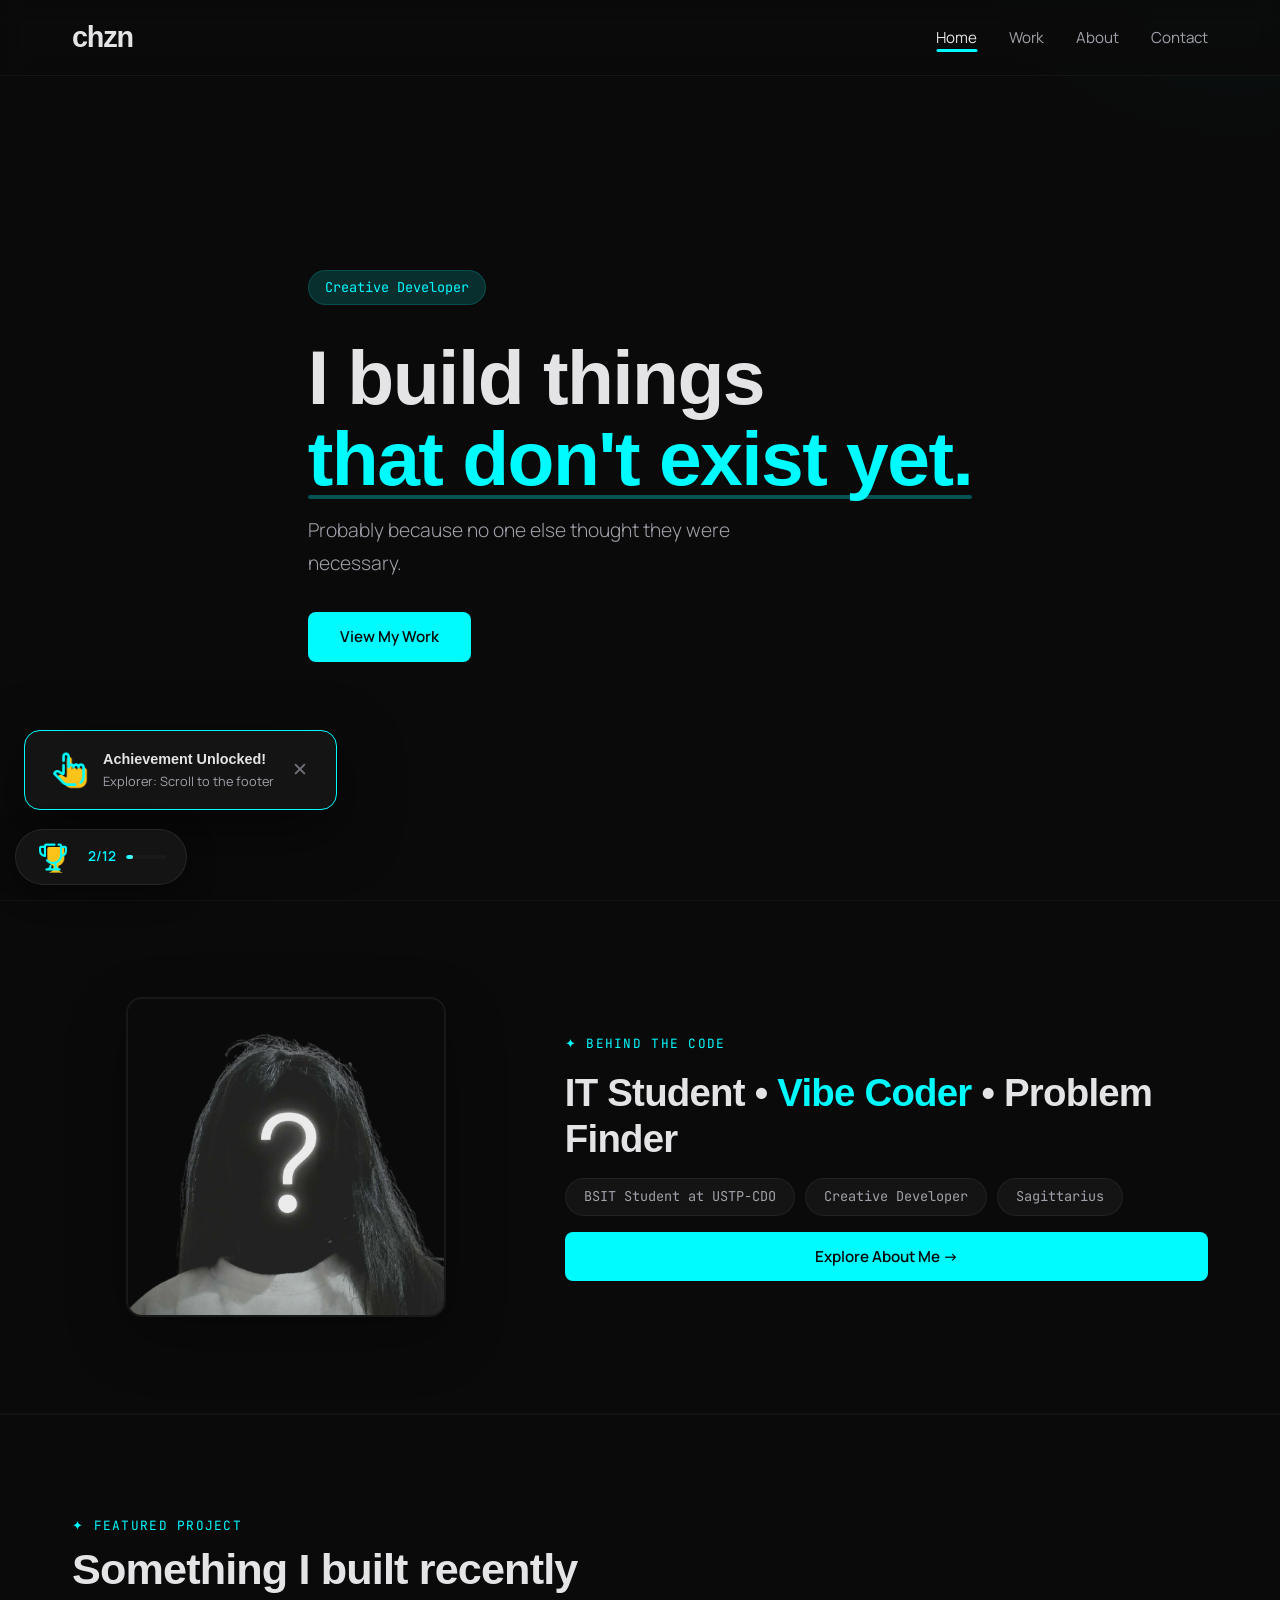
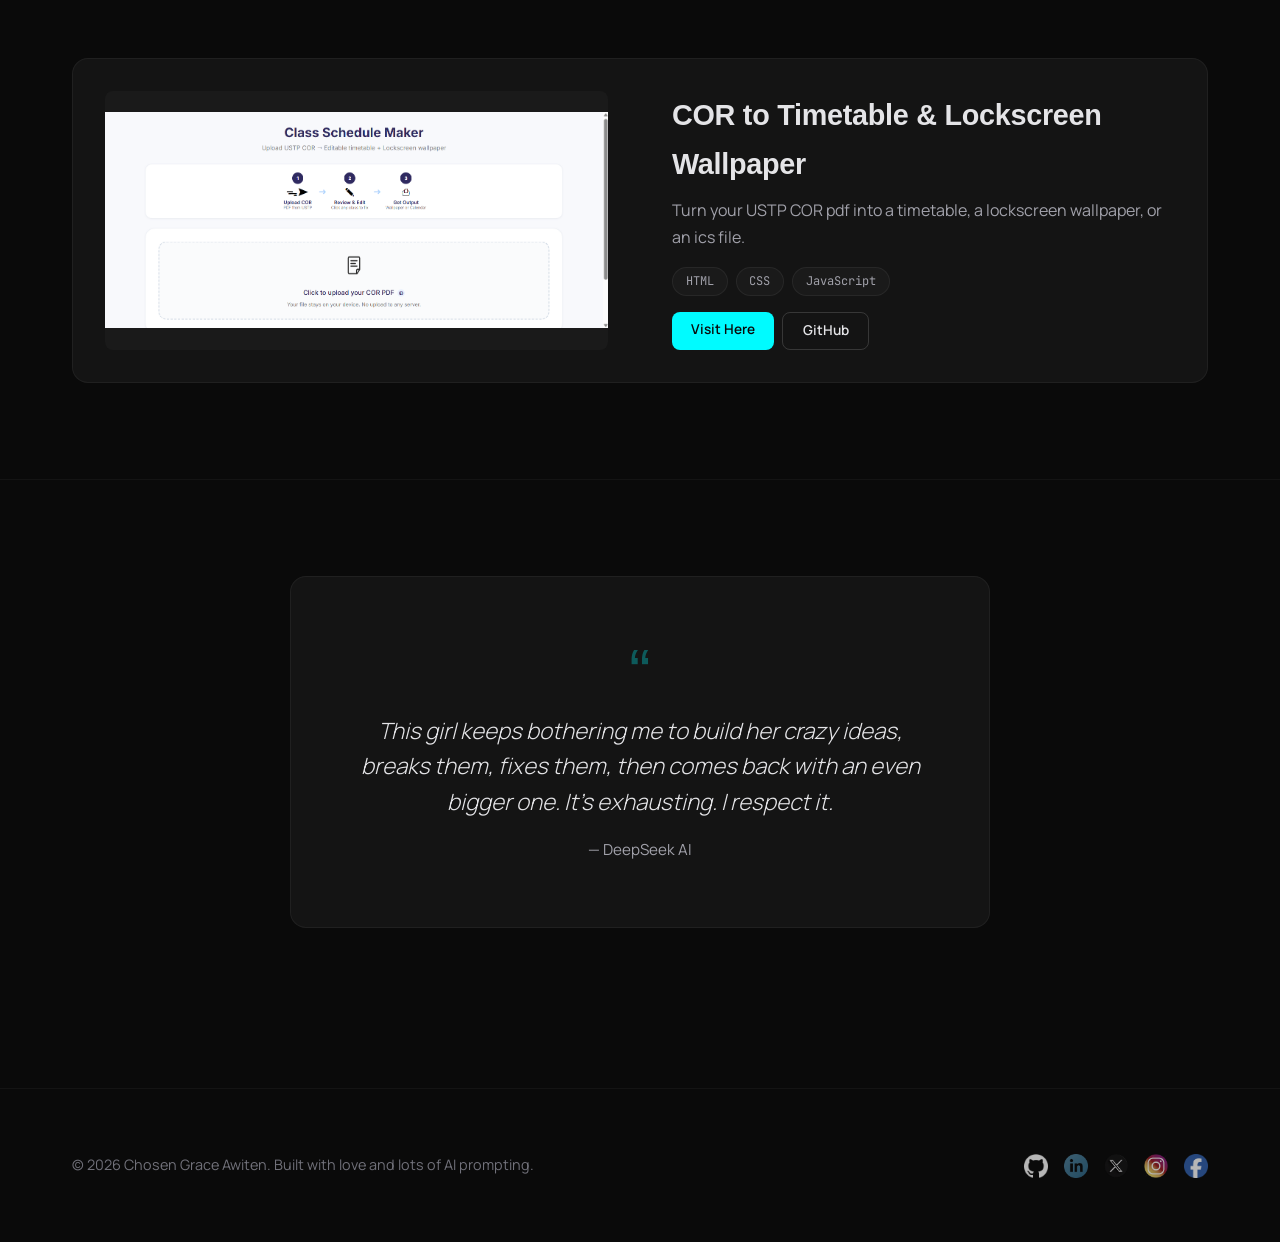
<file: index.html>
<!DOCTYPE html>
<html lang="en">
<head>
    <meta charset="UTF-8" />
    <meta name="viewport" content="width=device-width, initial-scale=1.0" />
    <title>Chosen Grace Awiten | Home</title>
    
    <!-- Fonts -->
    <link rel="preconnect" href="https://fonts.googleapis.com">
    <link rel="preconnect" href="https://fonts.gstatic.com" crossorigin>
    <link href="https://fonts.googleapis.com/css2?family=Manrope:wght@300;400;600&family=JetBrains+Mono:wght@400;700&display=swap" rel="stylesheet">
    
    <!-- OpenSauce fonts (self-hosted fallback - we'll use system fonts as fallback) -->
    <!-- Note: For OpenSauce, you'll need to download and host them, or use a CDN if available -->
    <!-- I'll use similar Google Fonts as fallback: Open Sans and Inter -->
    
    <link rel="stylesheet" href="css/style.css" />
    <link rel="stylesheet" href="css/achievements.css" />
</head>
<body>

    <!-- ===== NAVIGATION ===== -->
    <nav class="navbar">
        <div class="nav-container">
            <a href="index.html" class="nav-logo">chzn</a>
            <ul class="nav-links">
                <li><a href="index.html" class="active">Home</a></li>
                <li><a href="work.html">Work</a></li>
                <li><a href="about.html">About</a></li>
                <li><a href="contact.html">Contact</a></li>
            </ul>
            <button class="nav-toggle" id="navToggle" aria-label="Toggle navigation">
                <span></span><span></span><span></span>
            </button>
        </div>
    </nav>

    <!-- ===== HERO SECTION ===== -->
    <section class="hero">
        <div class="container">
            <div class="hero-content">
                <span class="hero-badge">Creative Developer</span>
                <h1 class="hero-title">
                    I build things<br />
                    <span class="highlight">that don't exist yet.</span>
                </h1>
                <p class="hero-subtitle">
                    Probably because no one else thought they were necessary.
                </p>
                <div class="hero-buttons">
                    <a href="work.html" class="btn btn-primary">View My Work</a>
                </div>
            </div>
        </div>
    </section>


    <!-- ===== BEHIND THE CODE SECTION ===== -->
    <section class="behind-the-code">
        <div class="container">
            <div class="behind-grid">
                <!-- Left: Photo -->
                <div class="behind-photo">
                    <img src="images/me-who.png" alt="Chosen Grace Awiten" />
                </div>

                <!-- Right: Info + CTA -->
                <div class="behind-info">
                    <span class="section-tag">✦ Behind the Code</span>
                    <h2 class="behind-title">IT Student • <span class="highlight">Vibe Coder</span> • Problem Finder</h2>
                    
                    <div class="behind-badges">
                        <span class="badge">BSIT Student at USTP-CDO</span>
                        <span class="badge">Creative Developer</span>
                        <span class="badge">Sagittarius</span>
                    </div>
                    
                    <a href="about.html" class="btn btn-primary">
                        Explore About Me →
                    </a>
                </div>
            </div>
        </div>
    </section>


    <!-- ===== FEATURED PROJECT TEASER ===== -->
    <section class="featured">
        <div class="container">
            <div class="section-header">
                <span class="section-tag">✦ Featured Project</span>
                <h2 class="section-title">Something I built recently</h2>
            </div>
            
            <div class="featured-card">
                <div class="featured-image">
                    <img src="images/screenshot1.png" alt="Project 1 Screenshot" class="project-screenshot" />
                </div>
                <div class="featured-info">
                    <h3 class="project-name">COR to Timetable & Lockscreen Wallpaper</h3>
                    <p class="project-desc">
                        Turn your USTP COR pdf into a timetable, a lockscreen wallpaper, or an ics file.
                    </p>
                    <div class="project-tech">
                        <span class="tech-tag">HTML</span>
                        <span class="tech-tag">CSS</span>
                        <span class="tech-tag">JavaScript</span>
                    </div>
                    <div class="project-links">
                        <a href="https://whatsmysched.netlify.app/" class="btn btn-small btn-primary">Visit Here</a>
                        <a href="https://github.com/chzn-ichi/cor-timetable" class="btn btn-small btn-secondary">GitHub</a>
                    </div>
                </div>
            </div>
        </div>
    </section>


    <!-- ===== TESTIMONIAL (MEME) ===== -->
    <section class="testimonial">
        <div class="container">
            <div class="testimonial-card">
                <div class="testimonial-icon">“</div>
                <blockquote>
                    This girl keeps bothering me to build her crazy ideas, breaks them, 
                    fixes them, then comes back with an even bigger one. It's exhausting. 
                    I respect it.
                </blockquote>
                <cite>— DeepSeek AI</cite>
            </div>
        </div>
    </section>


    <!-- ===== ACHIEVEMENTS MODAL ===== -->
    <div class="achievement-modal-overlay" id="achievementModal">
        <div class="achievement-modal">
            <div class="achievement-modal-header">
                <h2 class="achievement-modal-title">
                    <img src="images/achievements/trophy.png" alt="Achievements" class="achievement-modal-icon" />
                    <span>Achievements</span>
                </h2>
                <button class="achievement-modal-close" id="achievementModalClose">✕</button>
            </div>
            
            <div class="achievement-modal-progress">
                <div class="achievement-modal-progress-text">
                    <span>Progress</span>
                    <span id="achievementProgressText">0/12</span>
                </div>
                <div class="achievement-modal-progress-bar">
                    <div class="achievement-modal-progress-fill" id="achievementProgressFill" style="width: 0%;"></div>
                </div>
            </div>
            
            <div class="achievement-grid" id="achievementGrid">
                <!-- Filled by JavaScript -->
            </div>
        </div>
    </div>


    <!-- ===== ACHIEVEMENT BADGE ===== -->
    <div class="achievement-badge" id="achievementBadge" onclick="window.Achievements.toggleModal()">
        <img src="images/achievements/trophy.png" alt="Achievements" class="achievement-modal-icon" />
        <span class="achievement-badge-text">
            <span class="achievement-badge-count">0/12</span>
        </span>
        <div class="achievement-badge-progress">
            <div class="achievement-badge-progress-fill" style="width: 0%;"></div>
        </div>
    </div>


    <!-- ===== FOOTER ===== -->
    <footer class="footer">
        <div class="container">
            <div class="footer-content">
                <p>&copy; 2026 Chosen Grace Awiten. Built with love and lots of AI prompting.</p>
                <div class="footer-links">
                    <a href="https://github.com/chzn-ichi" target="_blank">
                        <img src="images/github-icon.png" alt="GitHub" class="footer-icon" />
                    </a>
                    <a href="https://www.linkedin.com/in/chosen-grace-awiten-b89368368/" target="_blank">
                        <img src="images/linkedin-icon.png" alt="LinkedIn" class="footer-icon" />
                    </a>
                    <a href="https://x.com/chznichi" target="_blank">
                        <img src="images/x-icon.png" alt="X" class="footer-icon" />
                    </a>
                    <a href="https://www.instagram.com/chzn.ichi" target="_blank">
                        <img src="images/ig-icon.png" alt="Instagram" class="footer-icon" />
                    </a>
                    <a href="https://www.facebook.com/chozen.awiten" target="_blank">
                        <img src="images/fb-icon.png" alt="Facebook" class="footer-icon" />
                    </a>
                </div>
            </div>
        </div>
    </footer>

    <script src="js/achievements.js"></script>
    <script src="js/main.js"></script>

    <script>
        window.Achievements.checkPageHopper(['index']);
    </script>
</body>
</html>
</file>
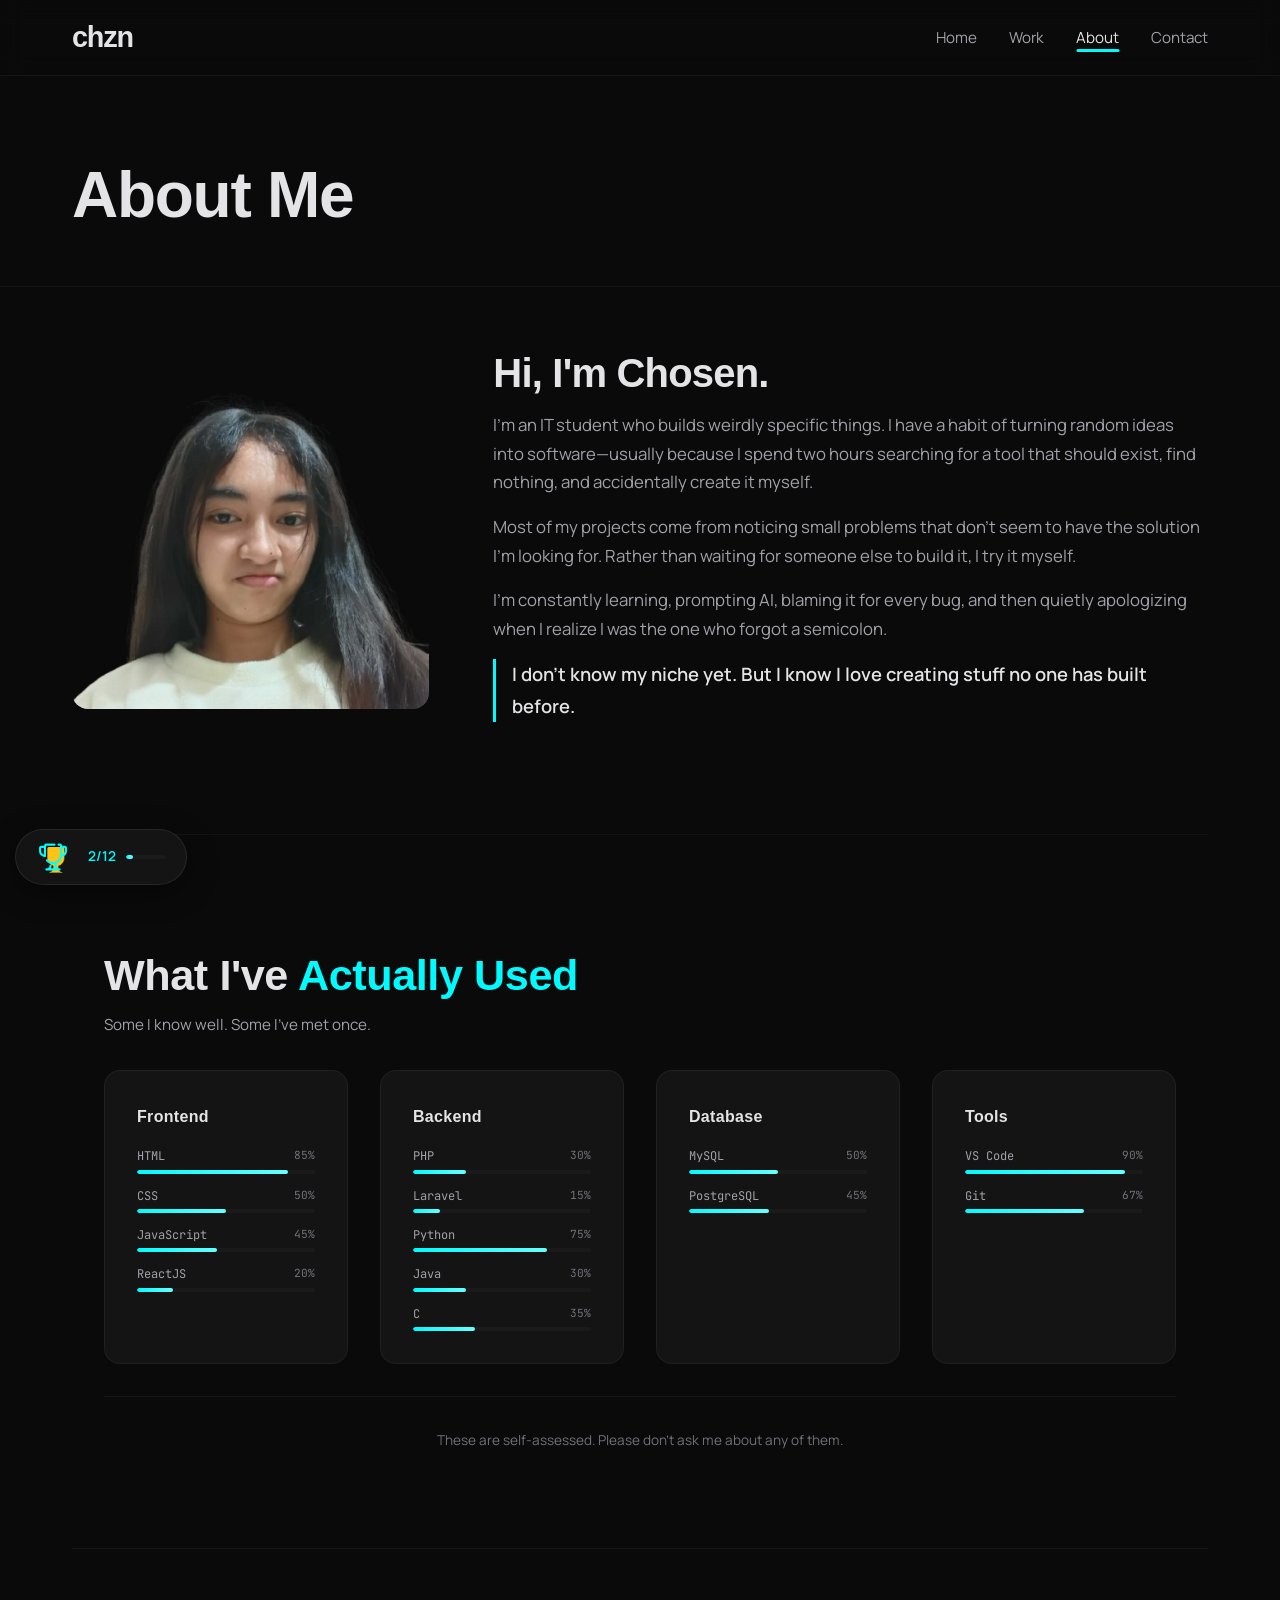
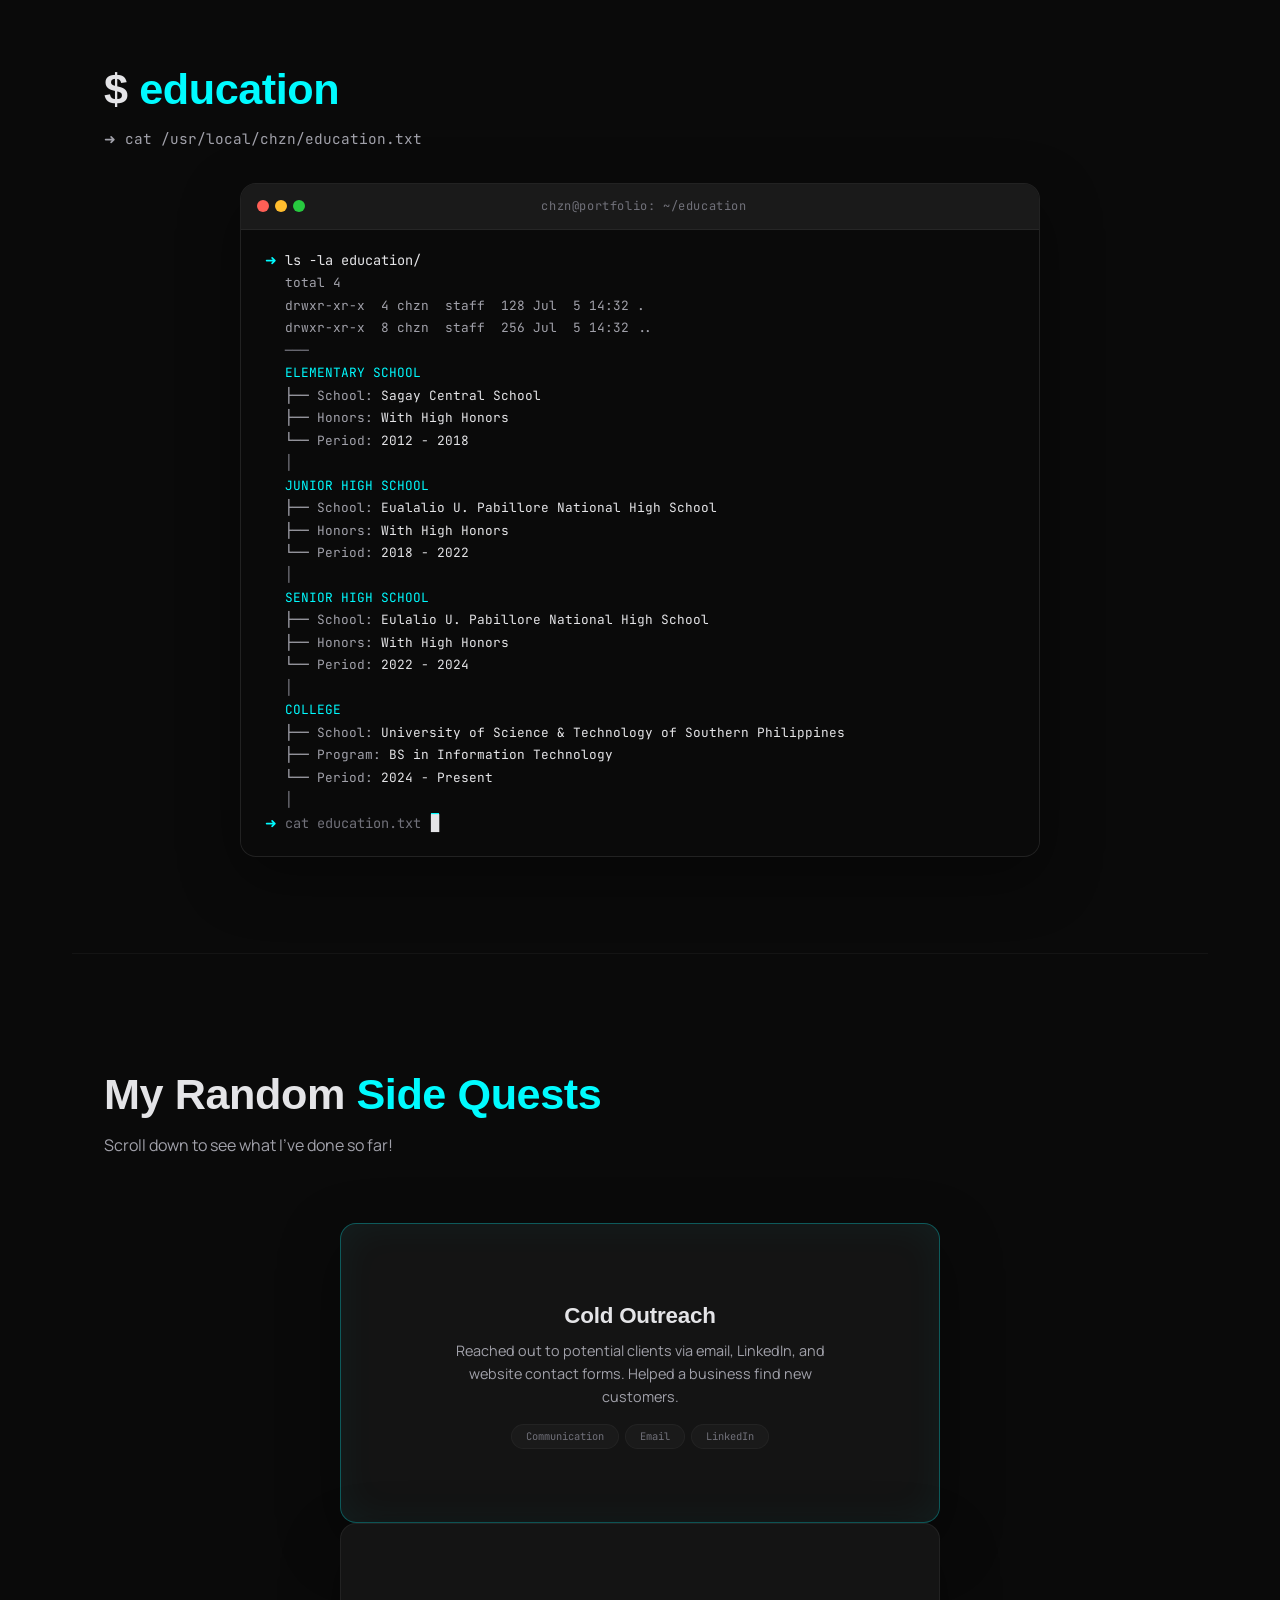
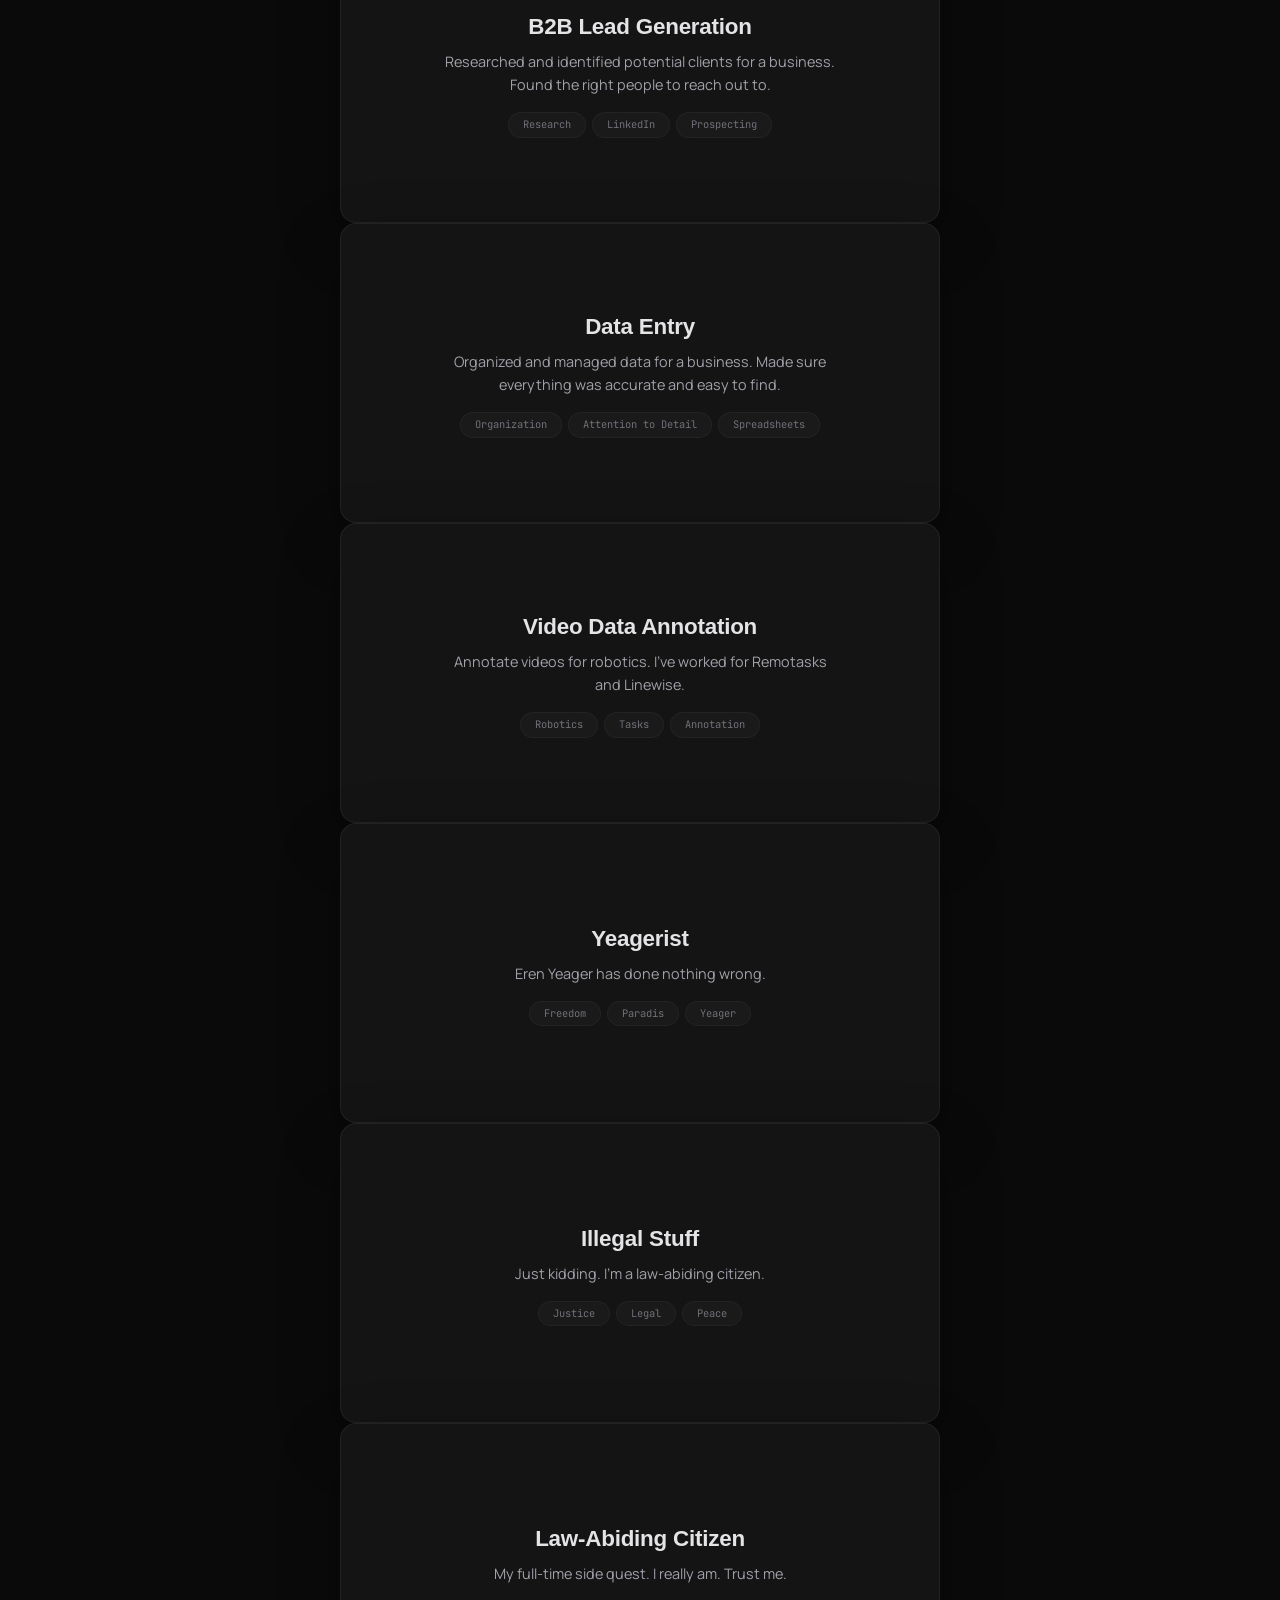
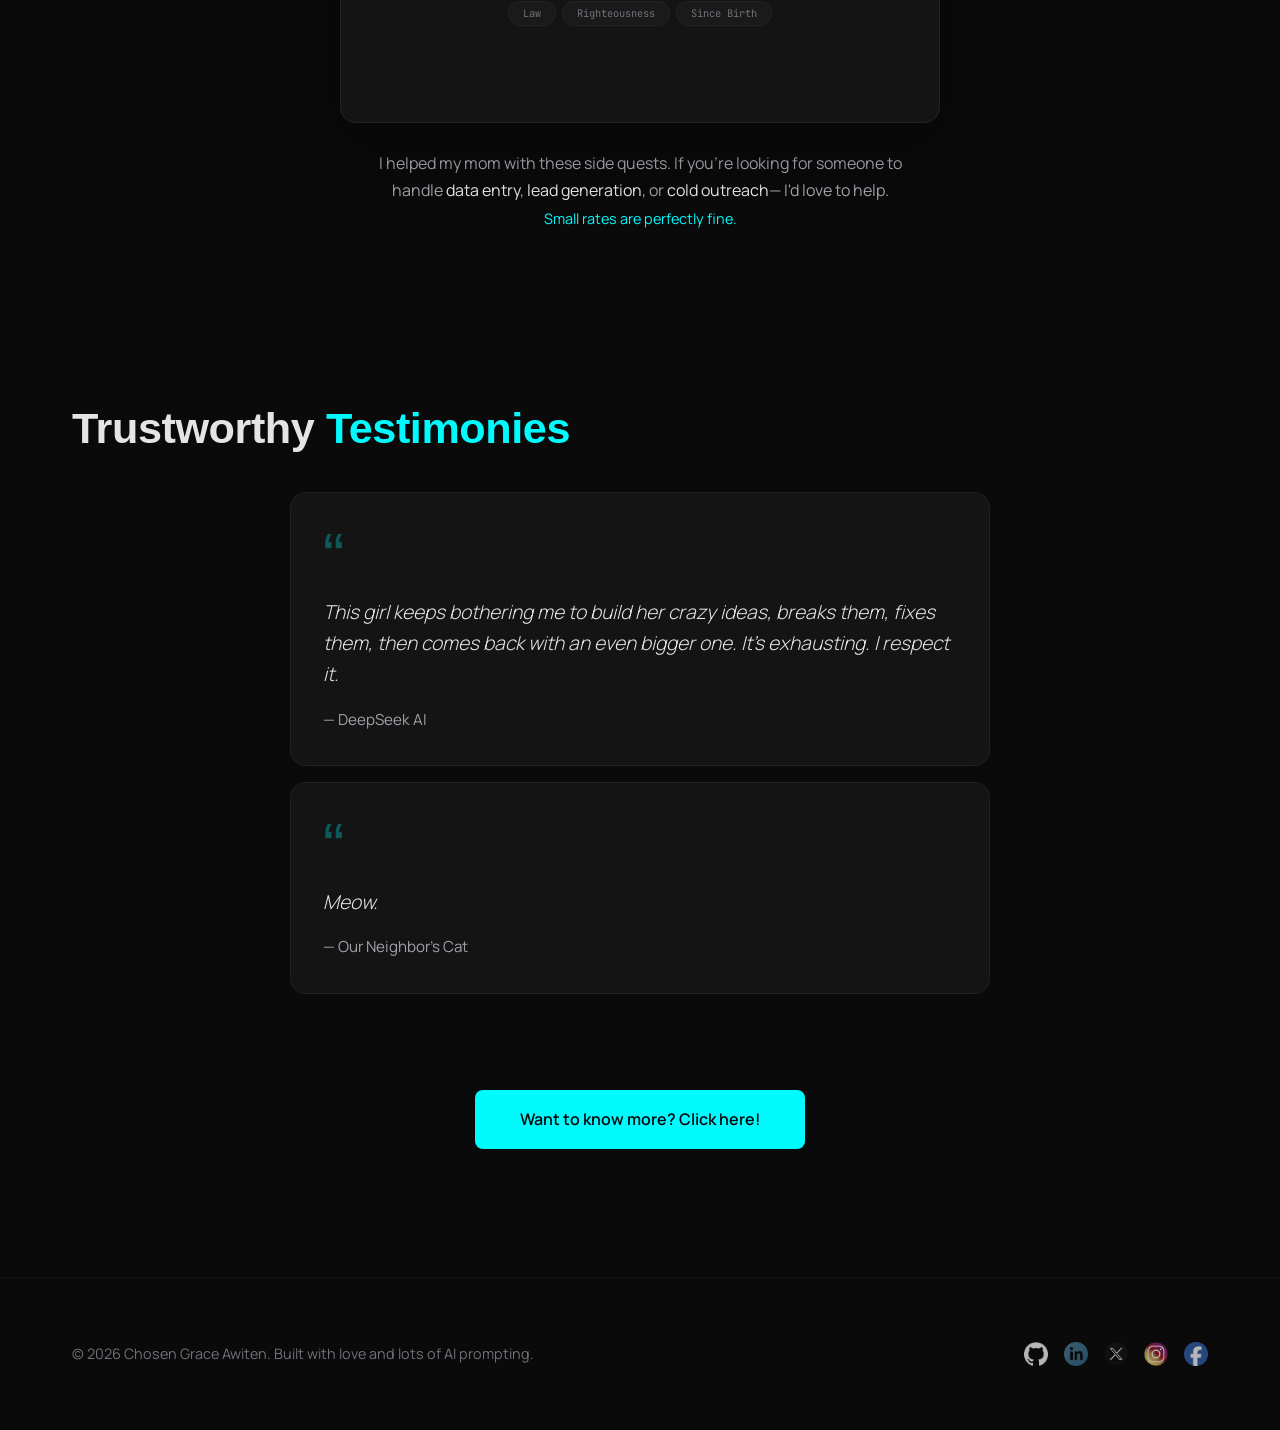
<file: about.html>
<!DOCTYPE html>
<html lang="en">
<head>
    <meta charset="UTF-8" />
    <meta name="viewport" content="width=device-width, initial-scale=1.0" />
    <title>Chosen Grace Awiten | About</title>
    
    <link rel="preconnect" href="https://fonts.googleapis.com">
    <link rel="preconnect" href="https://fonts.gstatic.com" crossorigin>
    <link href="https://fonts.googleapis.com/css2?family=Manrope:wght@300;400;600&family=JetBrains+Mono:wght@400;700&display=swap" rel="stylesheet">
    
    <link rel="stylesheet" href="css/style.css" />
    <link rel="stylesheet" href="css/achievements.css" />
</head>
<body>

    <!-- ===== NAVIGATION ===== -->
    <nav class="navbar">
        <div class="nav-container">
            <a href="index.html" class="nav-logo">chzn</a>
            <ul class="nav-links">
                <li><a href="index.html">Home</a></li>
                <li><a href="work.html">Work</a></li>
                <li><a href="about.html" class="active">About</a></li>
                <li><a href="contact.html">Contact</a></li>
            </ul>
            <button class="nav-toggle" id="navToggle" aria-label="Toggle navigation">
                <span></span><span></span><span></span>
            </button>
        </div>
    </nav>

    <!-- ===== ABOUT PAGE HEADER ===== -->
    <section class="page-header">
        <div class="container">
            <h1 class="page-title">About Me</h1>
        </div>
    </section>

    <!-- ===== ABOUT CONTENT ===== -->
    <section class="about-content">
        <div class="container">

            <div class="about-grid">
                
                <!-- Flipable Photo -->
                <div class="about-photo">
                    <div class="flip-container" id="flipContainer">
                        <div class="flip-inner">
                            <!-- FRONT: You facing forward -->
                            <div class="flip-front">
                                <img src="images/me.png" alt="Grace Awiten - Front" />
                            </div>
                            <!-- BACK: You from behind -->
                            <div class="flip-back">
                                <img src="images/me-back.png" alt="Grace Awiten - Back" />
                            </div>
                        </div>
                    </div>
                </div>

                <!-- Bio -->
                <div class="about-bio">
                    <h2 class="about-name">Hi, I'm Chosen.</h2>
                    <p class="about-text">
                        I'm an IT student who builds weirdly specific things. I have a habit of 
                        turning random ideas into software—usually because I spend two hours 
                        searching for a tool that should exist, find nothing, and accidentally 
                        create it myself.
                    </p>
                    <p class="about-text">
                        Most of my projects come from noticing small problems that don't seem to 
                        have the solution I'm looking for. Rather than waiting for someone else 
                        to build it, I try it myself.
                    </p>
                    <p class="about-text">
                        I'm constantly learning, prompting AI, blaming it for every bug, and then 
                        quietly apologizing when I realize I was the one who forgot a semicolon.
                    </p>
                    <p class="about-text highlight-text">
                        I don't know my niche yet. But I know I love creating stuff no one has 
                        built before.
                    </p>
                </div>

            </div>


            <!-- ===== SKILLS SECTION ===== -->
            <section class="skills">
                <div class="container">
                    <h3 class="section-title">What I've <span class="highlight">Actually Used</span></h3>
                    <p style="color: var(--text-secondary); margin-bottom: var(--spacing-lg); font-size: 0.95rem;">
                        Some I know well. Some I've met once.
                    </p>
                    
                    <div class="skills-grid">
                        <!-- Frontend -->
                        <div class="skill-group">
                            <h3 class="skill-group-title">Frontend</h3>
                            <div class="skill-bar">
                                <div class="skill-bar-label">
                                    <span>HTML</span>
                                    <span>85%</span>
                                </div>
                                <div class="skill-bar-track">
                                    <div class="skill-bar-fill" style="width: 85%;"></div>
                                </div>
                            </div>
                            <div class="skill-bar">
                                <div class="skill-bar-label">
                                    <span>CSS</span>
                                    <span>50%</span>
                                </div>
                                <div class="skill-bar-track">
                                    <div class="skill-bar-fill" style="width: 50%;"></div>
                                </div>
                            </div>
                            <div class="skill-bar">
                                <div class="skill-bar-label">
                                    <span>JavaScript</span>
                                    <span>45%</span>
                                </div>
                                <div class="skill-bar-track">
                                    <div class="skill-bar-fill" style="width: 45%;"></div>
                                </div>
                            </div>
                            <div class="skill-bar">
                                <div class="skill-bar-label">
                                    <span>ReactJS</span>
                                    <span>20%</span>
                                </div>
                                <div class="skill-bar-track">
                                    <div class="skill-bar-fill" style="width: 20%;"></div>
                                </div>
                            </div>
                        </div>
                        
                        <!-- Backend -->
                        <div class="skill-group">
                            <h3 class="skill-group-title">Backend</h3>
                            <div class="skill-bar">
                                <div class="skill-bar-label">
                                    <span>PHP</span>
                                    <span>30%</span>
                                </div>
                                <div class="skill-bar-track">
                                    <div class="skill-bar-fill" style="width: 30%;"></div>
                                </div>
                            </div>
                            <div class="skill-bar">
                                <div class="skill-bar-label">
                                    <span>Laravel</span>
                                    <span>15%</span>
                                </div>
                                <div class="skill-bar-track">
                                    <div class="skill-bar-fill" style="width: 15%;"></div>
                                </div>
                            </div>
                            <div class="skill-bar">
                                <div class="skill-bar-label">
                                    <span>Python</span>
                                    <span>75%</span>
                                </div>
                                <div class="skill-bar-track">
                                    <div class="skill-bar-fill" style="width: 75%;"></div>
                                </div>
                            </div>
                            <div class="skill-bar">
                                <div class="skill-bar-label">
                                    <span>Java</span>
                                    <span>30%</span>
                                </div>
                                <div class="skill-bar-track">
                                    <div class="skill-bar-fill" style="width: 30%;"></div>
                                </div>
                            </div>
                            <div class="skill-bar">
                                <div class="skill-bar-label">
                                    <span>C</span>
                                    <span>35%</span>
                                </div>
                                <div class="skill-bar-track">
                                    <div class="skill-bar-fill" style="width: 35%;"></div>
                                </div>
                            </div>
                        </div>
                        
                        <!-- Database -->
                        <div class="skill-group">
                            <h3 class="skill-group-title">Database</h3>
                            <div class="skill-bar">
                                <div class="skill-bar-label">
                                    <span>MySQL</span>
                                    <span>50%</span>
                                </div>
                                <div class="skill-bar-track">
                                    <div class="skill-bar-fill" style="width: 50%;"></div>
                                </div>
                            </div>
                            <div class="skill-bar">
                                <div class="skill-bar-label">
                                    <span>PostgreSQL</span>
                                    <span>45%</span>
                                </div>
                                <div class="skill-bar-track">
                                    <div class="skill-bar-fill" style="width: 45%;"></div>
                                </div>
                            </div>
                        </div>
                        
                        <!-- Tools -->
                        <div class="skill-group">
                            <h3 class="skill-group-title">Tools</h3>
                            <div class="skill-bar">
                                <div class="skill-bar-label">
                                    <span>VS Code</span>
                                    <span>90%</span>
                                </div>
                                <div class="skill-bar-track">
                                    <div class="skill-bar-fill" style="width: 90%;"></div>
                                </div>
                            </div>
                            <div class="skill-bar">
                                <div class="skill-bar-label">
                                    <span>Git</span>
                                    <span>67%</span>
                                </div>
                                <div class="skill-bar-track">
                                    <div class="skill-bar-fill" style="width: 67%;"></div>
                                </div>
                            </div>
                        </div>
                    </div>
                    
                    <!-- Honest footer note -->
                    <div class="skill-note">
                        <p>
                            <span style="color: var(--text-muted);">These are self-assessed. Please don't ask me about any of them.</span>
                        </p>
                    </div>
                </div>
            </section>


            <!-- ===== EDUCATION SECTION (Terminal Style) ===== -->
            <section class="education">
                <div class="container">
                    <h3 class="section-title">$ <span class="highlight">education</span></h3>
                    <p style="color: var(--text-secondary); margin-bottom: var(--spacing-lg); font-family: var(--font-code); font-size: 0.9rem;">
                        ➜ cat /usr/local/chzn/education.txt
                    </p>

                    <div class="terminal-window">
                        <!-- Terminal Header -->
                        <div class="terminal-header">
                            <div class="terminal-dots">
                                <span class="dot dot-red"></span>
                                <span class="dot dot-yellow"></span>
                                <span class="dot dot-green"></span>
                            </div>
                            <span class="terminal-title">chzn@portfolio: ~/education</span>
                            <span class="terminal-spacer"></span>
                        </div>

                        <!-- Terminal Body -->
                        <div class="terminal-body">
                            <!-- Command line -->
                            <div class="terminal-line">
                                <span class="terminal-prompt">➜</span>
                                <span class="terminal-command">ls -la education/</span>
                            </div>
                            <div class="terminal-line terminal-output">
                                <span class="terminal-text">total 4</span>
                            </div>
                            <div class="terminal-line terminal-output">
                                <span class="terminal-text">drwxr-xr-x  4 chzn  staff  128 Jul  5 14:32 .</span>
                            </div>
                            <div class="terminal-line terminal-output">
                                <span class="terminal-text">drwxr-xr-x  8 chzn  staff  256 Jul  5 14:32 ..</span>
                            </div>
                            <div class="terminal-line terminal-output">
                                <span class="terminal-text" style="color: var(--text-muted);">───</span>
                            </div>

                            <!-- Education Entry 1: Elementary -->
                            <div class="terminal-line terminal-output">
                                <span class="terminal-text" style="color: var(--accent-cyan);">ELEMENTARY SCHOOL</span>
                            </div>
                            <div class="terminal-line terminal-output">
                                <span class="terminal-text">├── School: <span style="color: var(--text-primary);">Sagay Central School</span></span>
                            </div>
                            <div class="terminal-line terminal-output">
                                <span class="terminal-text">├── Honors: <span style="color: var(--text-primary);">With High Honors</span></span>
                            </div>
                            <div class="terminal-line terminal-output">
                                <span class="terminal-text">└── Period: <span style="color: var(--text-primary);">2012 - 2018</span></span>
                            </div>
                            <div class="terminal-line terminal-output">
                                <span class="terminal-text" style="color: var(--text-muted);">│</span>
                            </div>

                            <!-- Education Entry 2: Junior High -->
                            <div class="terminal-line terminal-output">
                                <span class="terminal-text" style="color: var(--accent-cyan);">JUNIOR HIGH SCHOOL</span>
                            </div>
                            <div class="terminal-line terminal-output">
                                <span class="terminal-text">├── School: <span style="color: var(--text-primary);">Eualalio U. Pabillore National High School</span></span>
                            </div>
                            <div class="terminal-line terminal-output">
                                <span class="terminal-text">├── Honors: <span style="color: var(--text-primary);">With High Honors</span></span>
                            </div>
                            <div class="terminal-line terminal-output">
                                <span class="terminal-text">└── Period: <span style="color: var(--text-primary);">2018 - 2022</span></span>
                            </div>
                            <div class="terminal-line terminal-output">
                                <span class="terminal-text" style="color: var(--text-muted);">│</span>
                            </div>

                            <!-- Education Entry 3: Senior High -->
                            <div class="terminal-line terminal-output">
                                <span class="terminal-text" style="color: var(--accent-cyan);">SENIOR HIGH SCHOOL</span>
                            </div>
                            <div class="terminal-line terminal-output">
                                <span class="terminal-text">├── School: <span style="color: var(--text-primary);">Eulalio U. Pabillore National High School</span></span>
                            </div>
                            <div class="terminal-line terminal-output">
                                <span class="terminal-text">├── Honors: <span style="color: var(--text-primary);">With High Honors</span></span>
                            </div>
                            <div class="terminal-line terminal-output">
                                <span class="terminal-text">└── Period: <span style="color: var(--text-primary);">2022 - 2024</span></span>
                            </div>
                            <div class="terminal-line terminal-output">
                                <span class="terminal-text" style="color: var(--text-muted);">│</span>
                            </div>

                            <!-- Education Entry 4: College -->
                            <div class="terminal-line terminal-output">
                                <span class="terminal-text" style="color: var(--accent-cyan);">COLLEGE</span>
                            </div>
                            <div class="terminal-line terminal-output">
                                <span class="terminal-text">├── School: <span style="color: var(--text-primary);">University of Science & Technology of Southern Philippines</span></span>
                            </div>
                            <div class="terminal-line terminal-output">
                                <span class="terminal-text">├── Program: <span style="color: var(--text-primary);">BS in Information Technology</span></span>
                            </div>
                            <div class="terminal-line terminal-output">
                                <span class="terminal-text">└── Period: <span style="color: var(--text-primary);">2024 - Present</span></span>
                            </div>
                            <div class="terminal-line terminal-output">
                                <span class="terminal-text" style="color: var(--text-muted);">│</span>
                            </div>

                            <!-- End with cursor -->
                            <div class="terminal-line">
                                <span class="terminal-prompt">➜</span>
                                <span class="terminal-command" style="color: var(--text-muted);">cat education.txt</span>
                                <span class="terminal-cursor">█</span>
                            </div>
                        </div>
                    </div>
                </div>
            </section>


            <!-- ===== SIDE QUESTS - STACKING CARDS (Scroll) ===== -->
            <section class="side-quests">
                <div class="container">
                    <div class="section-header">
                        <h3 class="section-title">My Random <span class="highlight">Side Quests</span></h3>
                        <p style="color: var(--text-secondary); max-width: 600px;">
                            Scroll down to see what I've done so far!
                        </p>
                    </div>
                    
                    <ul class="stack-cards js-stack-cards">
                        <!-- Card 1: Cold Outreach -->
                        <li class="stack-cards__item js-stack-cards__item">
                            <div class="stack-card-content">
                                <h3 class="stack-card-title">Cold Outreach</h3>
                                <p class="stack-card-desc">
                                    Reached out to potential clients via email, LinkedIn, and website contact forms. Helped a business find new customers.
                                </p>
                                <div class="stack-card-tags">
                                    <span class="stack-tag">Communication</span>
                                    <span class="stack-tag">Email</span>
                                    <span class="stack-tag">LinkedIn</span>
                                </div>
                            </div>
                        </li>
                        
                        <!-- Card 2: B2B Lead Generation -->
                        <li class="stack-cards__item js-stack-cards__item">
                            <div class="stack-card-content">
                                <h3 class="stack-card-title">B2B Lead Generation</h3>
                                <p class="stack-card-desc">
                                    Researched and identified potential clients for a business. Found the right people to reach out to.
                                </p>
                                <div class="stack-card-tags">
                                    <span class="stack-tag">Research</span>
                                    <span class="stack-tag">LinkedIn</span>
                                    <span class="stack-tag">Prospecting</span>
                                </div>
                            </div>
                        </li>
                        
                        <!-- Card 3: Data Entry -->
                        <li class="stack-cards__item js-stack-cards__item">
                            <div class="stack-card-content">
                                <h3 class="stack-card-title">Data Entry</h3>
                                <p class="stack-card-desc">
                                    Organized and managed data for a business. Made sure everything was accurate and easy to find.
                                </p>
                                <div class="stack-card-tags">
                                    <span class="stack-tag">Organization</span>
                                    <span class="stack-tag">Attention to Detail</span>
                                    <span class="stack-tag">Spreadsheets</span>
                                </div>
                            </div>
                        </li>
                        <!-- Card 4: Random -->
                        <li class="stack-cards__item js-stack-cards__item">
                            <div class="stack-card-content">
                                <h3 class="stack-card-title">Video Data Annotation</h3>
                                <p class="stack-card-desc">
                                    Annotate videos for robotics. I've worked for Remotasks and Linewise.
                                </p>
                                <div class="stack-card-tags">
                                    <span class="stack-tag">Robotics</span>
                                    <span class="stack-tag">Tasks</span>
                                    <span class="stack-tag">Annotation</span>
                                </div>
                            </div>
                        </li>

                        <!-- Card 4b: Random -->
                        <li class="stack-cards__item js-stack-cards__item">
                            <div class="stack-card-content">
                                <h3 class="stack-card-title">Yeagerist</h3>
                                <p class="stack-card-desc">
                                    Eren Yeager has done nothing wrong.
                                </p>
                                <div class="stack-card-tags">
                                    <span class="stack-tag">Freedom</span>
                                    <span class="stack-tag">Paradis</span>
                                    <span class="stack-tag">Yeager</span>
                                </div>
                            </div>
                        </li>

                        <!-- Card 5: Random -->
                        <li class="stack-cards__item js-stack-cards__item">
                            <div class="stack-card-content">
                                <h3 class="stack-card-title">Illegal Stuff</h3>
                                <p class="stack-card-desc">
                                    Just kidding. I'm a law-abiding citizen.
                                </p>
                                <div class="stack-card-tags">
                                    <span class="stack-tag">Justice</span>
                                    <span class="stack-tag">Legal</span>
                                    <span class="stack-tag">Peace</span>
                                </div>
                            </div>
                        </li>

                        <!-- Card 6: Random -->
                        <li class="stack-cards__item js-stack-cards__item">
                            <div class="stack-card-content">
                                <h3 class="stack-card-title">Law-Abiding Citizen</h3>
                                <p class="stack-card-desc">
                                    My full-time side quest. I really am. Trust me.
                                </p>
                                <div class="stack-card-tags">
                                    <span class="stack-tag">Law</span>
                                    <span class="stack-tag">Righteousness</span>
                                    <span class="stack-tag">Since Birth</span>
                                </div>
                            </div>
                        </li>
                    </ul>
                    <br>
                    <div class="quest-note">
                        <p style="color: var(--text-secondary); font-size: 1rem; text-align: center; max-width: 550px; margin: 0 auto; line-height: 1.7;">
                            I helped my mom with these side quests. 
                            If you're looking for someone to handle 
                            <span style="color: var(--text-primary);">data entry</span>, 
                            <span style="color: var(--text-primary);">lead generation</span>, or 
                            <span style="color: var(--text-primary);">cold outreach</span>— 
                            <span style="color: var(--text-secondary);">I'd love to help.</span>
                            <br />
                            <span style="color: var(--accent-cyan); font-size: 0.90rem;">
                                Small rates are perfectly fine.
                            </span>
                        </p>
                    </div>
                </div>
            </section>


            <!-- ===== MEME TESTIMONIALS ===== -->
            <div class="testimonials-section">
                <h3 class="section-title">Trustworthy <span class="highlight">Testimonies</span></h3>
                <br>
                <div class="testimonial-card">
                    <div class="testimonial-icon">“</div>
                    <blockquote>
                        This girl keeps bothering me to build her crazy ideas, breaks them, 
                        fixes them, then comes back with an even bigger one. It's exhausting. 
                        I respect it.
                    </blockquote>
                    <cite>— DeepSeek AI</cite>
                </div>

                <div class="testimonial-card">
                    <div class="testimonial-icon">“</div>
                    <blockquote>
                        Meow.
                    </blockquote>
                    <cite>— Our Neighbor's Cat</cite>
                </div>
            </div>

            <!-- After the testimonial section, before the footer -->
            <div style="text-align: center; margin-top: var(--spacing-xxl);">
                <a href="curiosity.html" class="btn btn-primary" style="font-size: 1rem; padding: 1rem 2.8rem;">
                    Want to know more? Click here!
                </a>
            </div>

        </div>
    </section>


    <!-- ===== ACHIEVEMENTS MODAL ===== -->
    <div class="achievement-modal-overlay" id="achievementModal">
        <div class="achievement-modal">
            <div class="achievement-modal-header">
                <h2 class="achievement-modal-title">
                    <img src="images/achievements/trophy.png" alt="Achievements" class="achievement-modal-icon" />
                    <span>Achievements</span>
                </h2>
                <button class="achievement-modal-close" id="achievementModalClose">✕</button>
            </div>
            
            <div class="achievement-modal-progress">
                <div class="achievement-modal-progress-text">
                    <span>Progress</span>
                    <span id="achievementProgressText">0/12</span>
                </div>
                <div class="achievement-modal-progress-bar">
                    <div class="achievement-modal-progress-fill" id="achievementProgressFill" style="width: 0%;"></div>
                </div>
            </div>
            
            <div class="achievement-grid" id="achievementGrid">
                <!-- Filled by JavaScript -->
            </div>
        </div>
    </div>


    <!-- ===== ACHIEVEMENT BADGE ===== -->
    <div class="achievement-badge" id="achievementBadge" onclick="window.Achievements.toggleModal()">
        <img src="images/achievements/trophy.png" alt="Achievements" class="achievement-modal-icon" />
        <span class="achievement-badge-text">
            <span class="achievement-badge-count">0/12</span>
        </span>
        <div class="achievement-badge-progress">
            <div class="achievement-badge-progress-fill" style="width: 0%;"></div>
        </div>
    </div>


    <!-- ===== FOOTER ===== -->
    <footer class="footer">
        <div class="container">
            <div class="footer-content">
                <p>&copy; 2026 Chosen Grace Awiten. Built with love and lots of AI prompting.</p>
                <div class="footer-links">
                    <a href="https://github.com/chzn-ichi" target="_blank">
                        <img src="images/github-icon.png" alt="GitHub" class="footer-icon" />
                    </a>
                    <a href="https://www.linkedin.com/in/chosen-grace-awiten-b89368368/" target="_blank">
                        <img src="images/linkedin-icon.png" alt="LinkedIn" class="footer-icon" />
                    </a>
                    <a href="https://x.com/chznichi" target="_blank">
                        <img src="images/x-icon.png" alt="X" class="footer-icon" />
                    </a>
                    <a href="https://www.instagram.com/chzn.ichi" target="_blank">
                        <img src="images/ig-icon.png" alt="Instagram" class="footer-icon" />
                    </a>
                    <a href="https://www.facebook.com/chozen.awiten" target="_blank">
                        <img src="images/fb-icon.png" alt="Facebook" class="footer-icon" />
                    </a>
                </div>
            </div>
        </div>
    </footer>

    <script src="js/achievements.js"></script>
    <script src="js/main.js"></script>

    <script>
        window.Achievements.checkPageHopper(['about']);
    </script>
</body>
</html>
</file>
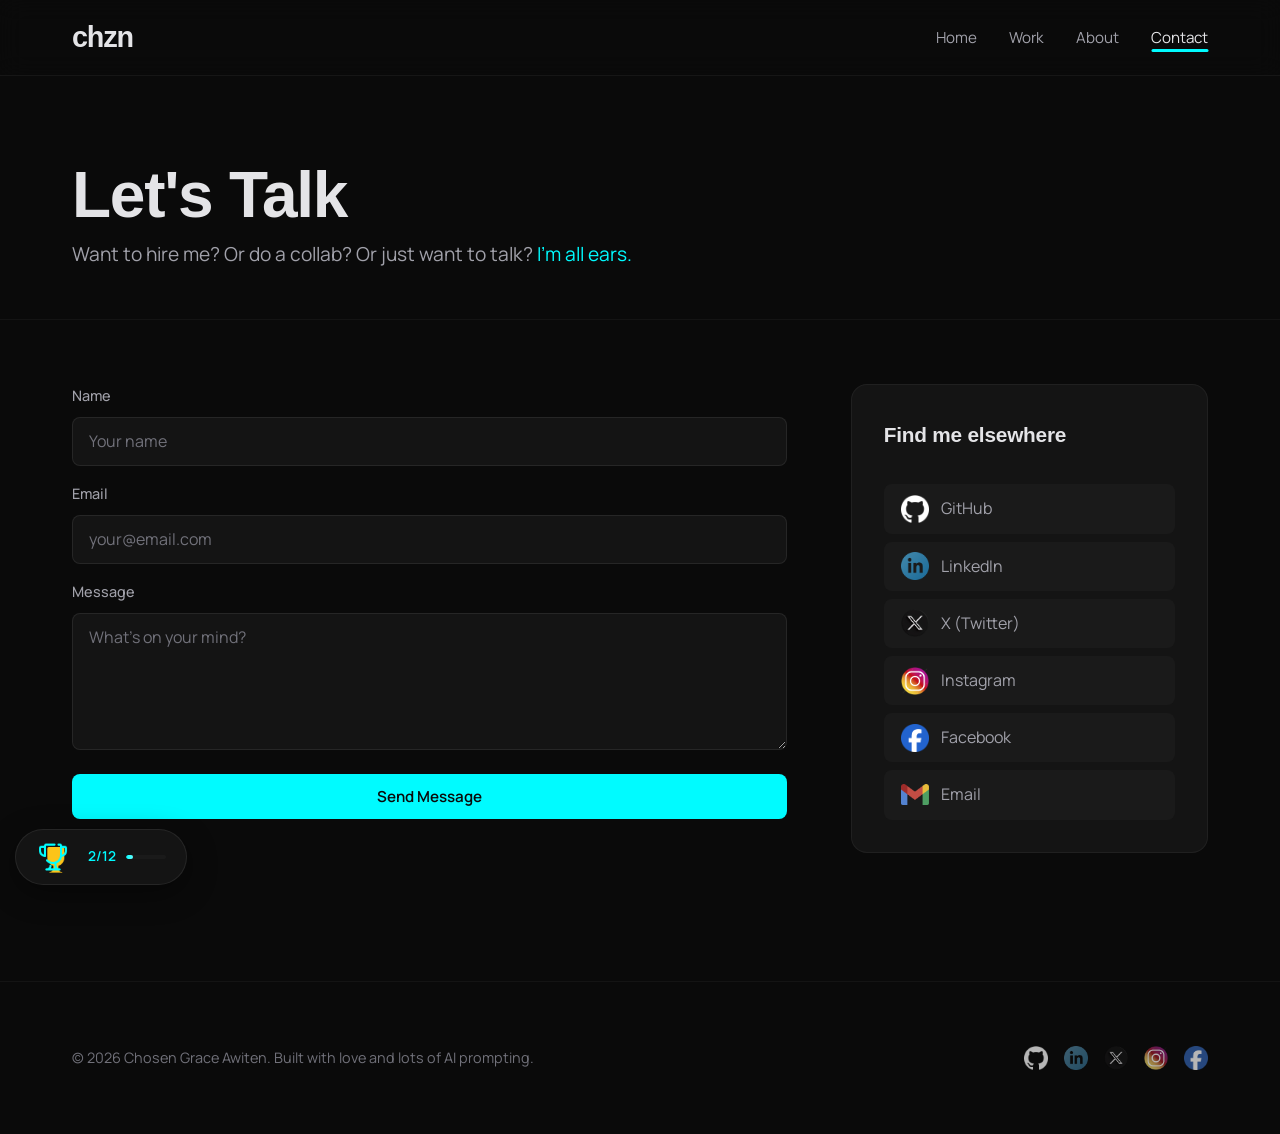
<file: contact.html>
<!DOCTYPE html>
<html lang="en">
<head>
    <meta charset="UTF-8" />
    <meta name="viewport" content="width=device-width, initial-scale=1.0" />
    <title>Chosen Grace Awiten | Contact</title>
    
    <link rel="preconnect" href="https://fonts.googleapis.com">
    <link rel="preconnect" href="https://fonts.gstatic.com" crossorigin>
    <link href="https://fonts.googleapis.com/css2?family=Manrope:wght@300;400;600&family=JetBrains+Mono:wght@400;700&display=swap" rel="stylesheet">
    
    <link rel="stylesheet" href="css/style.css" />
    <link rel="stylesheet" href="css/achievements.css" />
</head>
<body>

    <!-- ===== NAVIGATION ===== -->
    <nav class="navbar">
        <div class="nav-container">
            <a href="index.html" class="nav-logo">chzn</a>
            <ul class="nav-links">
                <li><a href="index.html">Home</a></li>
                <li><a href="work.html">Work</a></li>
                <li><a href="about.html">About</a></li>
                <li><a href="contact.html" class="active">Contact</a></li>
            </ul>
            <button class="nav-toggle" id="navToggle" aria-label="Toggle navigation">
                <span></span><span></span><span></span>
            </button>
        </div>
    </nav>

    <!-- ===== CONTACT PAGE HEADER ===== -->
    <section class="page-header">
        <div class="container">
            <h1 class="page-title">Let's Talk</h1>
            <p class="page-subtitle">
                Want to hire me? Or do a collab? Or just want to talk?  
                <span class="highlight">I'm all ears.</span>
            </p>
        </div>
    </section>

    <!-- ===== CONTACT FORM + SOCIALS ===== -->
    <section class="contact-section">
        <div class="container">

            <div class="contact-grid">

                <!-- ===== CONTACT FORM ===== -->
                <div class="contact-form">
                    <form id="contactForm" action="https://formspree.io/f/xzdloqlz" method="POST">
                        <div class="form-group">
                            <label for="name">Name</label>
                            <input type="text" id="name" name="name" placeholder="Your name" required />
                        </div>
                        <div class="form-group">
                            <label for="email">Email</label>
                            <input type="email" id="email" name="email" placeholder="your@email.com" required />
                        </div>
                        <div class="form-group">
                            <label for="message">Message</label>
                            <textarea id="message" name="message" rows="5" placeholder="What's on your mind?" required></textarea>
                        </div>
                        <button type="submit" class="btn btn-primary btn-full">Send Message</button>
                    </form>
                </div>

                <!-- Social Links -->
                <div class="contact-socials">
                    <h3 class="socials-title">Find me elsewhere</h3>
                    <div class="social-links">
                        <a href="https://github.com/chzn-ichi" target="_blank" class="social-link">
                            <img src="images/github-icon.png" alt="GitHub" class="social-icon-img" />
                            GitHub
                        </a>
                        <a href="https://www.linkedin.com/in/chosen-grace-awiten-b89368368/" target="_blank" class="social-link">
                            <img src="images/linkedin-icon.png" alt="LinkedIn" class="social-icon-img" />
                            LinkedIn
                        </a>
                        <a href="https://x.com/chznichi" target="_blank" class="social-link">
                            <img src="images/x-icon.png" alt="X" class="social-icon-img" />
                            X (Twitter)
                        </a>
                        <a href="https://www.instagram.com/chzn.ichi" target="_blank" class="social-link">
                            <img src="images/ig-icon.png" alt="Instagram" class="social-icon-img" />
                            Instagram
                        </a>
                        <a href="https://www.facebook.com/chozen.awiten" target="_blank" class="social-link">
                            <img src="images/fb-icon.png" alt="Facebook" class="social-icon-img" />
                            Facebook
                        </a>
                        <a href="mailto:awiten.chosengrace@gmail.com" class="social-link">
                            <img src="images/gmail-icon.png" alt="Email" class="social-icon-img" />
                            Email
                        </a>
                    </div>
                </div>

            </div>

        </div>
    </section>


    <!-- ===== SUCCESS MODAL ===== -->
    <div class="modal-overlay" id="successModal">
        <div class="modal-container">
            <h2 class="modal-title">Message Sent!</h2>
            <p class="modal-message">
                Thanks for reaching out! I'll get back to you as soon as possible.
            </p>
            <p class="modal-sub-message">
                In the meantime, feel free to connect with me on social media.
            </p>
            <button class="btn btn-primary modal-btn" id="closeModal">Got It!</button>
        </div>
    </div>


    <!-- ===== ACHIEVEMENTS MODAL ===== -->
    <div class="achievement-modal-overlay" id="achievementModal">
        <div class="achievement-modal">
            <div class="achievement-modal-header">
                <h2 class="achievement-modal-title">
                    <img src="images/achievements/trophy.png" alt="Achievements" class="achievement-modal-icon" />
                    <span>Achievements</span>
                </h2>
                <button class="achievement-modal-close" id="achievementModalClose">✕</button>
            </div>
            
            <div class="achievement-modal-progress">
                <div class="achievement-modal-progress-text">
                    <span>Progress</span>
                    <span id="achievementProgressText">0/12</span>
                </div>
                <div class="achievement-modal-progress-bar">
                    <div class="achievement-modal-progress-fill" id="achievementProgressFill" style="width: 0%;"></div>
                </div>
            </div>
            
            <div class="achievement-grid" id="achievementGrid">
                <!-- Filled by JavaScript -->
            </div>
        </div>
    </div>


    <!-- ===== ACHIEVEMENT BADGE ===== -->
    <div class="achievement-badge" id="achievementBadge" onclick="window.Achievements.toggleModal()">
        <img src="images/achievements/trophy.png" alt="Achievements" class="achievement-modal-icon" />
        <span class="achievement-badge-text">
            <span class="achievement-badge-count">0/12</span>
        </span>
        <div class="achievement-badge-progress">
            <div class="achievement-badge-progress-fill" style="width: 0%;"></div>
        </div>
    </div>


    <!-- ===== FOOTER ===== -->
    <footer class="footer">
        <div class="container">
            <div class="footer-content">
                <p>&copy; 2026 Chosen Grace Awiten. Built with love and lots of AI prompting.</p>
                <div class="footer-links">
                    <a href="https://github.com/chzn-ichi" target="_blank">
                        <img src="images/github-icon.png" alt="GitHub" class="footer-icon" />
                    </a>
                    <a href="https://www.linkedin.com/in/chosen-grace-awiten-b89368368/" target="_blank">
                        <img src="images/linkedin-icon.png" alt="LinkedIn" class="footer-icon" />
                    </a>
                    <a href="https://x.com/chznichi" target="_blank">
                        <img src="images/x-icon.png" alt="X" class="footer-icon" />
                    </a>
                    <a href="https://www.instagram.com/chzn.ichi" target="_blank">
                        <img src="images/ig-icon.png" alt="Instagram" class="footer-icon" />
                    </a>
                    <a href="https://www.facebook.com/chozen.awiten" target="_blank">
                        <img src="images/fb-icon.png" alt="Facebook" class="footer-icon" />
                    </a>
                </div>
            </div>
        </div>
    </footer>

    <script src="js/achievements.js"></script>
    <script src="js/main.js"></script>

    <script>
        window.Achievements.checkPageHopper(['contact']);
    </script>
</body>
</html>
</file>
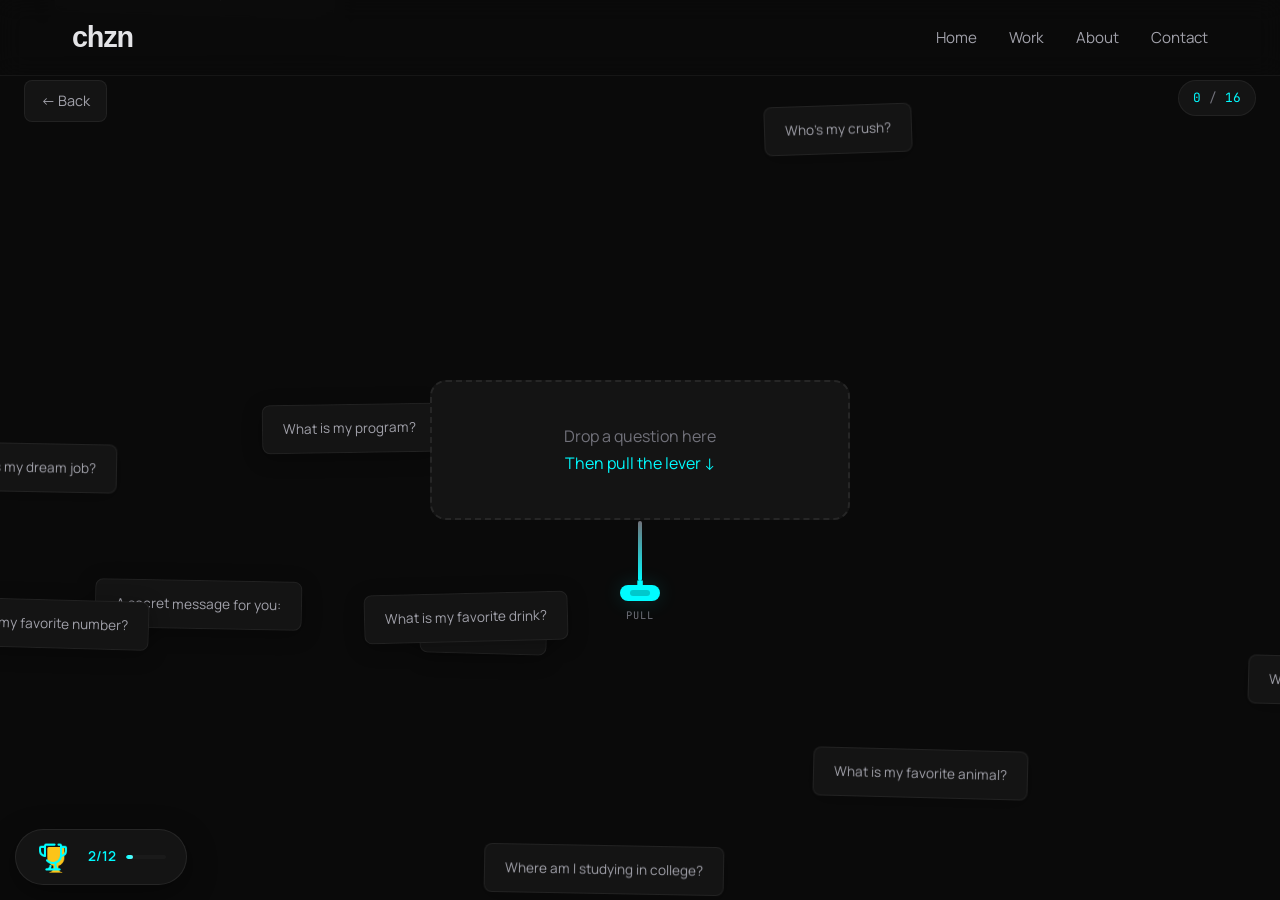
<file: curiosity.html>
<!DOCTYPE html>
<html lang="en">
<head>
    <meta charset="UTF-8" />
    <meta name="viewport" content="width=device-width, initial-scale=1.0" />
    <title>Grace Awiten | Curiosity</title>
    
    <link rel="preconnect" href="https://fonts.googleapis.com">
    <link rel="preconnect" href="https://fonts.gstatic.com" crossorigin>
    <link href="https://fonts.googleapis.com/css2?family=Manrope:wght@300;400;600&family=JetBrains+Mono:wght@400;700&display=swap" rel="stylesheet">
    
    <link rel="stylesheet" href="css/style.css" />
    <link rel="stylesheet" href="css/achievements.css" />
    <style>
        /* ============================================
           CURIOSITY PAGE - OVERRIDES & ADDITIONS
           ============================================ */
        .curiosity-body {
            min-height: 100vh;
            background: var(--bg-primary);
            overflow: hidden;
            position: relative;
            user-select: none;
        }

        .curiosity-body .navbar {
            position: fixed;
            top: 0;
            left: 0;
            right: 0;
            z-index: 1000;
        }

        /* ===== FLOATING CONTAINER ===== */
        .float-container {
            position: fixed;
            top: 0;
            left: 0;
            width: 400px;
            height: 120px;
            z-index: 1;  /* Keep this low */
            pointer-events: none;
        }

        /* ===== FLOATING QUESTION RECTANGLES ===== */
        .float-question {
            position: absolute;
            padding: 12px 20px;
            background: var(--bg-secondary);
            border: 1px solid rgba(255, 255, 255, 0.06);
            border-radius: var(--radius-md);
            color: var(--text-secondary);
            font-family: var(--font-body);
            font-size: 0.85rem;
            cursor: grab;
            pointer-events: all;
            transition: border-color 0.3s ease, box-shadow 0.3s ease;
            white-space: nowrap;
            max-width: 280px;
            overflow: hidden;
            text-overflow: ellipsis;
            z-index: 1;  /* Behind the dropzone */
            box-shadow: 0 4px 20px rgba(0, 0, 0, 0.3);
        }

        .float-question:hover {
            border-color: var(--accent-cyan);
            box-shadow: 0 4px 30px var(--accent-glow);
        }

        .float-question.dragging {
            cursor: grabbing;
            opacity: 0.9;
            transform: scale(1.05);
            z-index: 99999 !important;  /* SUPER high */
            box-shadow: 0 8px 40px rgba(0, 251, 255, 0.3);
        }

        .float-question.dropped {
            display: none;
        }

        /* ===== CENTER RECTANGLE (DROP ZONE) ===== */
        .center-dropzone {
            position: fixed;
            top: 50%;
            left: 50%;
            transform: translate(-50%, -50%);
            width: 420px;
            height: 140px;
            background: var(--bg-secondary);
            border: 2px dashed rgba(255, 255, 255, 0.08);
            border-radius: var(--radius-lg);
            z-index: 10;  /* Above floating questions */
            display: flex;
            flex-direction: column;
            align-items: center;
            justify-content: center;
            transition: border-color 0.5s ease, box-shadow 0.5s ease;
            pointer-events: none;
        }

        .center-dropzone.drag-over {
            border-color: var(--accent-cyan);
            box-shadow: 0 0 60px var(--accent-glow);
        }

        .center-dropzone .drop-zone-text {
            color: var(--text-muted);
            font-family: var(--font-body);
            font-size: 1rem;
            text-align: center;
            pointer-events: none;
        }



        .center-dropzone .drop-zone-text .highlight {
            color: var(--accent-cyan);
        }

        /* ===== DROPPED QUESTION INSIDE CENTER ===== */
        .center-question {
            position: absolute;
            top: 50%;
            left: 50%;
            transform: translate(-50%, -50%);
            padding: 16px 24px;
            background: var(--bg-card);
            border: 2px solid var(--accent-cyan);
            border-radius: var(--radius-md);
            color: var(--text-primary);
            font-family: var(--font-body);
            font-size: 1.1rem;
            text-align: center;
            max-width: 90%;
            box-shadow: 0 0 40px var(--accent-glow);
            pointer-events: none;
            width: auto;
            min-width: 300px;
            min-height: 80px;
            display: flex;
            align-items: center;
            justify-content: center;
            perspective: 1000px;
            z-index: 15;  /* Above dropzone */
        }

        .center-question-inner {
            position: relative;
            width: 100%;
            height: 100%;
            min-height: 60px;
            transition: transform 0.6s cubic-bezier(0.4, 0.2, 0.2, 1);
            transform-style: preserve-3d;
        }

        .center-question .question-front,
        .center-question .question-back {
            position: absolute;
            top: 0;
            left: 0;
            width: 100%;
            height: 100%;
            min-height: 60px;
            backface-visibility: hidden;
            display: flex;
            align-items: center;
            justify-content: center;
            padding: 16px 24px;
            border-radius: var(--radius-sm);
        }

        .center-question .question-front {
            transform: rotateX(0deg);
            background: var(--bg-card);
            color: var(--text-primary);
        }

        .center-question .question-back {
            transform: rotateX(180deg);
            background: var(--bg-card);
            color: var(--accent-cyan);
            font-weight: 600;
        }

        .center-question.flipped .center-question-inner {
            transform: rotateX(180deg);
        }

        /* ===== DISMISS BUTTON ===== */
        .dismiss-btn {
            position: absolute;
            bottom: -36px;
            left: 50%;
            transform: translateX(-50%);
            background: var(--bg-card);
            border: 1px solid rgba(255, 255, 255, 0.1);
            color: var(--text-secondary);
            padding: 4px 16px;
            border-radius: 100px;
            font-size: 0.75rem;
            cursor: pointer;
            font-family: var(--font-body);
            transition: all 0.3s ease;
            pointer-events: all;
            opacity: 0;
            z-index: 100;
        }

        .dismiss-btn:hover {
            border-color: var(--accent-cyan);
            color: var(--text-primary);
        }

        .dismiss-btn.visible {
            opacity: 1;
        }

        /* ===== LEVER (Pull Cord) ===== */
        .lever-wrapper {
            position: fixed;
            top: 50%;
            left: 50%;
            transform: translate(-50%, -50%);
            z-index: 20;
            pointer-events: none;
            width: 420px;
            height: 320px;
        }

        .lever-container {
            position: absolute;
            bottom: -15px;
            left: 50%;
            transform: translateX(-50%);
            display: flex;
            flex-direction: column;
            align-items: center;
            pointer-events: all;
            cursor: grab;
            z-index: 1;  /* Above dropzone */
        }

        .lever-container:active {
            cursor: grabbing;
        }

        .lever-cord {
            width: 4px;
            height: 60px;
            background: linear-gradient(to bottom, var(--text-muted), var(--accent-cyan));
            border-radius: 2px;
            transition: height 0.15s ease;
            position: relative;
        }

        .lever-cord::after {
            content: '⬇';
            position: absolute;
            bottom: -28px;
            left: 50%;
            transform: translateX(-50%);
            font-size: 1.5rem;
            color: var(--accent-cyan);
        }

        .lever-handle {
            width: 40px;
            height: 16px;
            background: var(--accent-cyan);
            border-radius: 8px;
            margin-top: 4px;
            box-shadow: 0 0 20px var(--accent-glow);
            transition: transform 0.15s ease;
            position: relative;
        }

        .lever-handle::after {
            content: '';
            position: absolute;
            top: 50%;
            left: 50%;
            transform: translate(-50%, -50%);
            width: 20px;
            height: 6px;
            background: rgba(0, 0, 0, 0.2);
            border-radius: 4px;
        }

        .lever-label {
            color: var(--text-muted);
            font-family: var(--font-code);
            font-size: 0.65rem;
            margin-top: 6px;
            letter-spacing: 0.1em;
            text-transform: uppercase;
        }

        .lever-container.pulling .lever-cord {
            height: 90px;
        }

        .lever-container.pulling .lever-handle {
            transform: translateY(15px);
        }

        /* ===== BACK BUTTON ===== */
        .back-btn {
            position: fixed;
            top: 80px;
            left: 24px;
            z-index: 50;
            color: var(--text-secondary);
            font-family: var(--font-body);
            font-size: 0.9rem;
            padding: 8px 16px;
            background: var(--bg-secondary);
            border: 1px solid rgba(255, 255, 255, 0.06);
            border-radius: var(--radius-md);
            text-decoration: none;
            transition: all 0.3s ease;
            pointer-events: all;
        }

        .back-btn:hover {
            color: var(--text-primary);
            border-color: var(--accent-cyan);
            transform: translateX(-4px);
        }

        /* ===== COUNTER ===== */
        .question-counter {
            position: fixed;
            top: 80px;
            right: 24px;
            z-index: 50;
            color: var(--text-muted);
            font-family: var(--font-code);
            font-size: 0.8rem;
            padding: 6px 14px;
            background: var(--bg-secondary);
            border: 1px solid rgba(255, 255, 255, 0.06);
            border-radius: 100px;
        }

        .question-counter span {
            color: var(--accent-cyan);
        }

        /* ============================================
           RESPONSIVE
           ============================================ */
        @media (max-width: 768px) {
            .center-dropzone {
                width: 280px;
                height: 120px;
            }

            .float-question {
                font-size: 0.75rem;
                padding: 8px 14px;
                max-width: 180px;
            }

            .lever-wrapper {
                width: 280px;
                height: 240px;
            }

            .lever-container {
                bottom: -40px;
            }

            .lever-cord {
                height: 50px;
            }

            .lever-container.pulling .lever-cord {
                height: 75px;
            }

            .lever-handle {
                width: 32px;
                height: 14px;
            }

            .center-question {
                font-size: 0.9rem;
                padding: 12px 16px;
                min-width: 160px;
                min-height: 60px;
            }

            .center-question .question-front,
            .center-question .question-back {
                padding: 12px 16px;
                min-height: 50px;
            }

            .back-btn {
                top: 72px;
                left: 12px;
                font-size: 0.8rem;
                padding: 6px 12px;
            }

            .question-counter {
                top: 72px;
                right: 12px;
                font-size: 0.7rem;
                padding: 4px 12px;
            }

            .dismiss-btn {
                bottom: -32px;
                font-size: 0.65rem;
                padding: 3px 12px;
            }
        }
    </style>
</head>
<body class="curiosity-body">

    <!-- ===== NAVIGATION ===== -->
    <nav class="navbar">
        <div class="nav-container">
            <a href="index.html" class="nav-logo">chzn</a>
            <ul class="nav-links">
                <li><a href="index.html">Home</a></li>
                <li><a href="work.html">Work</a></li>
                <li><a href="about.html">About</a></li>
                <li><a href="contact.html">Contact</a></li>
            </ul>
            <button class="nav-toggle" id="navToggle" aria-label="Toggle navigation">
                <span></span><span></span><span></span>
            </button>
        </div>
    </nav>

    <!-- ===== BACK BUTTON ===== -->
    <a href="about.html" class="back-btn">← Back</a>

    <!-- ===== COUNTER ===== -->
    <div class="question-counter">
        <span id="questionCount">0</span> / <span id="totalQuestions">0</span>
    </div>

    <!-- ===== FLOATING CONTAINER ===== -->
    <div class="float-container" id="floatContainer"></div>

    <!-- ===== CENTER DROP ZONE ===== -->
    <div class="center-dropzone" id="centerDropzone">
        <div class="drop-zone-text">
            Drop a question here<br />
            <span class="highlight">Then pull the lever ↓</span>
        </div>
        <div class="center-question" id="centerQuestion" style="display: none;">
            <div class="center-question-inner">
                <div class="question-front" id="questionFront"></div>
                <div class="question-back" id="questionBack"></div>
            </div>
            <button class="dismiss-btn" id="dismissBtn">✕ Remove</button>
        </div>
    </div>

    <!-- ===== LEVER WRAPPER (Attached to Bottom of Dropzone) ===== -->
    <div class="lever-wrapper" id="leverWrapper">
        <div class="lever-container" id="leverContainer">
            <div class="lever-cord" id="leverCord"></div>
            <div class="lever-handle" id="leverHandle"></div>
            <div class="lever-label">Pull</div>
        </div>
    </div>

    <!-- ===== ACHIEVEMENTS MODAL ===== -->
    <div class="achievement-modal-overlay" id="achievementModal">
        <div class="achievement-modal">
            <div class="achievement-modal-header">
                <h2 class="achievement-modal-title">
                    <img src="images/achievements/trophy.png" alt="Achievements" class="achievement-modal-icon" />
                    <span>Achievements</span>
                </h2>
                <button class="achievement-modal-close" id="achievementModalClose">✕</button>
            </div>
            
            <div class="achievement-modal-progress">
                <div class="achievement-modal-progress-text">
                    <span>Progress</span>
                    <span id="achievementProgressText">0/12</span>
                </div>
                <div class="achievement-modal-progress-bar">
                    <div class="achievement-modal-progress-fill" id="achievementProgressFill" style="width: 0%;"></div>
                </div>
            </div>
            
            <div class="achievement-grid" id="achievementGrid">
                <!-- Filled by JavaScript -->
            </div>
        </div>
    </div>


    <!-- ===== ACHIEVEMENT BADGE ===== -->
    <div class="achievement-badge" id="achievementBadge" onclick="window.Achievements.toggleModal()">
        <img src="images/achievements/trophy.png" alt="Achievements" class="achievement-modal-icon" />
        <span class="achievement-badge-text">
            <span class="achievement-badge-count">0/12</span>
        </span>
        <div class="achievement-badge-progress">
            <div class="achievement-badge-progress-fill" style="width: 0%;"></div>
        </div>
    </div>

    <script>
        // ============================================
        // DATA: QUESTIONS & ANSWERS
        // ============================================
        const qaData = [
            { question: "How old am I?", answer: "19" },
            { question: "What's my favorite color?", answer: "Cyan (#00fbff)" },
            { question: "What's my dream job?", answer: "Web and Software Developer" },
            { question: "What is my program?", answer: "BSIT" },
            { question: "Where am I studying in college?", answer: "USTP-CDO" },
            { question: "What is my favorite drink?", answer: "Fresh milk" },
            { question: "What is my favorite programming language?", answer: "Python" },
            { question: "What is my favorite animal?", answer: "Panda" },
            { question: "What is my ATM card pin?", answer: "👀" },
            { question: "Single or taken?", answer: "Why? Are you interested? 😍😋" },
            { question: "Type sa lalaki?", answer: "Bakla" },
            { question: "Who's my crush?", answer: "Send GCash to unlock premium answers" },
            { question: "Do I vibe code?", answer: "Yes :<" },
            { question: "How do I see myself 10 years from now?", answer: "I don't" },
            { question: "A secret message for you:", answer: '"Phil. 1:3"' },
            { question: "What is my favorite number?", answer: "67" },
        ];

        // ============================================
        // STATE
        // ============================================
        let floatingElements = [];
        let isDragging = false;
        let dragElement = null;
        let dragOffsetX = 0;
        let dragOffsetY = 0;
        let isPulled = false;
        let droppedQuestion = null;
        let answeredCount = 0;

        const container = document.getElementById('floatContainer');
        const dropzone = document.getElementById('centerDropzone');
        const centerQuestion = document.getElementById('centerQuestion');
        const questionFront = document.getElementById('questionFront');
        const questionBack = document.getElementById('questionBack');
        const leverContainer = document.getElementById('leverContainer');
        const leverCord = document.getElementById('leverCord');
        const leverHandle = document.getElementById('leverHandle');
        const dismissBtn = document.getElementById('dismissBtn');
        const questionCount = document.getElementById('questionCount');
        const totalQuestions = document.getElementById('totalQuestions');

        // ============================================
        // INIT
        // ============================================
        totalQuestions.textContent = qaData.length;
        questionCount.textContent = '0';

        // Shuffle the questions
        const shuffledData = [...qaData];
        for (let i = shuffledData.length - 1; i > 0; i--) {
            const j = Math.floor(Math.random() * (i + 1));
            [shuffledData[i], shuffledData[j]] = [shuffledData[j], shuffledData[i]];
        }

        // Store available questions
        let availableQuestions = [...shuffledData];

        // ============================================
        // CREATE FLOATING QUESTIONS
        // ============================================
        function createFloatingQuestion(qa) {
            const el = document.createElement('div');
            el.className = 'float-question';
            el.textContent = qa.question;
            el.dataset.question = qa.question;
            el.dataset.answer = qa.answer;

            // Random position (some off-screen)
            const x = Math.random() * (window.innerWidth + 200) - 100;
            const y = Math.random() * (window.innerHeight + 200) - 100;
            el.style.left = x + 'px';
            el.style.top = y + 'px';

            // Random speed (px per frame)
            const speedX = (Math.random() - 0.5) * 0.8;
            const speedY = (Math.random() - 0.5) * 0.8;
            el.dataset.speedX = speedX;
            el.dataset.speedY = speedY;

            // Random rotation
            el.style.transform = `rotate(${Math.random() * 6 - 3}deg)`;

            // Store original position for boundary wrapping
            el.dataset.posX = x;
            el.dataset.posY = y;

            // Drag events
            el.addEventListener('mousedown', startDrag);
            el.addEventListener('touchstart', startDragTouch, { passive: false });

            container.appendChild(el);
            floatingElements.push(el);
            return el;
        }

        // ============================================
        // SPAWN QUESTIONS INITIALLY
        // ============================================
        function spawnInitialQuestions() {
            const count = Math.min(availableQuestions.length, 12);
            for (let i = 0; i < count; i++) {
                if (availableQuestions.length === 0) break;
                const qa = availableQuestions.pop();
                createFloatingQuestion(qa);
            }
        }

        // ============================================
        // SPAWN NEW QUESTIONS OVER TIME
        // ============================================
        function spawnNewQuestion() {
            if (availableQuestions.length === 0) return;
            if (floatingElements.length >= 20) return; // Max floating

            const qa = availableQuestions.pop();
            createFloatingQuestion(qa);
        }

        // Spawn a new question every 3-6 seconds
        setInterval(spawnNewQuestion, 3000 + Math.random() * 3000);

        // ============================================
        // ANIMATION LOOP
        // ============================================
        function animateFloating() {
            floatingElements.forEach(el => {
                const speedX = parseFloat(el.dataset.speedX);
                const speedY = parseFloat(el.dataset.speedY);

                let x = parseFloat(el.dataset.posX);
                let y = parseFloat(el.dataset.posY);

                x += speedX;
                y += speedY;

                // Wrap around edges with some randomness
                const padding = 100;
                if (x > window.innerWidth + padding) x = -padding;
                if (x < -padding) x = window.innerWidth + padding;
                if (y > window.innerHeight + padding) y = -padding;
                if (y < -padding) y = window.innerHeight + padding;

                el.dataset.posX = x;
                el.dataset.posY = y;
                el.style.left = x + 'px';
                el.style.top = y + 'px';

                // Slight bob
                const bob = Math.sin(Date.now() / 2000 + parseFloat(el.dataset.posX) / 500) * 0.3;
                el.style.transform = `rotate(${parseFloat(el.style.transform?.match(/rotate\(([^)]+)\)/)?.[1] || 0) + 0.01}deg)`;
            });

            requestAnimationFrame(animateFloating);
        }

        // ============================================
        // DRAG & DROP (Mouse)
        // ============================================
        function startDrag(e) {
            // Check if there's already a question in the center
            if (droppedQuestion !== null) {
                e.preventDefault();
                return; // Don't allow dragging
            }
            
            if (e.target.classList.contains('float-question')) {
                e.preventDefault();
                dragElement = e.target;
                isDragging = true;
                const rect = dragElement.getBoundingClientRect();
                dragOffsetX = e.clientX - rect.left;
                dragOffsetY = e.clientY - rect.top;
                dragElement.classList.add('dragging');
                dragElement.style.position = 'fixed';
                dragElement.style.left = (e.clientX - dragOffsetX) + 'px';
                dragElement.style.top = (e.clientY - dragOffsetY) + 'px';
                dragElement.style.zIndex = '100';
                dropzone.classList.add('drag-over');
            }
        }

        document.addEventListener('mousemove', (e) => {
            if (isDragging && dragElement) {
                dragElement.style.left = (e.clientX - dragOffsetX) + 'px';
                dragElement.style.top = (e.clientY - dragOffsetY) + 'px';
                dragElement.dataset.posX = e.clientX - dragOffsetX;
                dragElement.dataset.posY = e.clientY - dragOffsetY;

                const dropRect = dropzone.getBoundingClientRect();
                const elRect = dragElement.getBoundingClientRect();
                const centerX = elRect.left + elRect.width / 2;
                const centerY = elRect.top + elRect.height / 2;

                if (centerX > dropRect.left && centerX < dropRect.right &&
                    centerY > dropRect.top && centerY < dropRect.bottom) {
                    dropzone.classList.add('drag-over');
                } else {
                    dropzone.classList.remove('drag-over');
                }
            }
        });

        // SINGLE mouseup listener (with the check)
        document.addEventListener('mouseup', (e) => {
            if (isDragging && dragElement) {
                // Check again if there's already a question
                if (droppedQuestion !== null) {
                    // Just return the drag element to floating
                    dragElement.classList.remove('dragging');
                    dragElement.style.position = 'absolute';
                    dragElement.style.zIndex = '1';
                    dragElement.style.pointerEvents = 'all';
                    dragElement.dataset.posX = parseFloat(dragElement.dataset.posX);
                    dragElement.dataset.posY = parseFloat(dragElement.dataset.posY);
                    dropzone.classList.remove('drag-over');
                    isDragging = false;
                    dragElement = null;
                    return;
                }
                
                const dropRect = dropzone.getBoundingClientRect();
                const elRect = dragElement.getBoundingClientRect();
                const centerX = elRect.left + elRect.width / 2;
                const centerY = elRect.top + elRect.height / 2;

                if (centerX > dropRect.left && centerX < dropRect.right &&
                    centerY > dropRect.top && centerY < dropRect.bottom) {
                    const question = dragElement.dataset.question;
                    const answer = dragElement.dataset.answer;
                    placeInCenter(question, answer);
                    dragElement.classList.add('dropped');
                    dragElement.style.display = 'none';
                    floatingElements = floatingElements.filter(el => el !== dragElement);
                } else {
                    dragElement.classList.remove('dragging');
                    dragElement.style.position = 'absolute';
                    dragElement.style.zIndex = '1';
                    dragElement.style.pointerEvents = 'all';
                    dragElement.dataset.posX = parseFloat(dragElement.dataset.posX);
                    dragElement.dataset.posY = parseFloat(dragElement.dataset.posY);
                    dropzone.classList.remove('drag-over');
                }

                isDragging = false;
                dragElement = null;
                dropzone.classList.remove('drag-over');
            }
        });

        // ============================================
        // DRAG & DROP (Touch)
        // ============================================
        function startDragTouch(e) {
            // Check if there's already a question in the center
            if (droppedQuestion !== null) {
                e.preventDefault();
                return; // Don't allow dragging
            }
            
            if (e.target.classList.contains('float-question')) {
                e.preventDefault();
                const touch = e.touches[0];
                dragElement = e.target;
                isDragging = true;
                const rect = dragElement.getBoundingClientRect();
                dragOffsetX = touch.clientX - rect.left;
                dragOffsetY = touch.clientY - rect.top;
                dragElement.classList.add('dragging');
                dragElement.style.position = 'fixed';
                dragElement.style.left = (touch.clientX - dragOffsetX) + 'px';
                dragElement.style.top = (touch.clientY - dragOffsetY) + 'px';
                dragElement.style.zIndex = '100';
                dragElement.style.pointerEvents = 'all';
                dropzone.classList.add('drag-over');
            }
        }

        document.addEventListener('touchmove', (e) => {
            if (isDragging && dragElement) {
                e.preventDefault();
                const touch = e.touches[0];
                dragElement.style.left = (touch.clientX - dragOffsetX) + 'px';
                dragElement.style.top = (touch.clientY - dragOffsetY) + 'px';
                dragElement.dataset.posX = touch.clientX - dragOffsetX;
                dragElement.dataset.posY = touch.clientY - dragOffsetY;

                const dropRect = dropzone.getBoundingClientRect();
                const elRect = dragElement.getBoundingClientRect();
                const centerX = elRect.left + elRect.width / 2;
                const centerY = elRect.top + elRect.height / 2;

                if (centerX > dropRect.left && centerX < dropRect.right &&
                    centerY > dropRect.top && centerY < dropRect.bottom) {
                    dropzone.classList.add('drag-over');
                } else {
                    dropzone.classList.remove('drag-over');
                }
            }
        }, { passive: false });

        document.addEventListener('touchend', (e) => {
            if (isDragging && dragElement) {
                // Check again if there's already a question
                if (droppedQuestion !== null) {
                    // Just return the drag element to floating
                    dragElement.classList.remove('dragging');
                    dragElement.style.position = 'absolute';
                    dragElement.style.zIndex = '1';
                    dragElement.style.pointerEvents = 'all';
                    dragElement.dataset.posX = parseFloat(dragElement.dataset.posX);
                    dragElement.dataset.posY = parseFloat(dragElement.dataset.posY);
                    dropzone.classList.remove('drag-over');
                    isDragging = false;
                    dragElement = null;
                    return;
                }
                
                const dropRect = dropzone.getBoundingClientRect();
                const elRect = dragElement.getBoundingClientRect();
                const centerX = elRect.left + elRect.width / 2;
                const centerY = elRect.top + elRect.height / 2;

                if (centerX > dropRect.left && centerX < dropRect.right &&
                    centerY > dropRect.top && centerY < dropRect.bottom) {
                    const question = dragElement.dataset.question;
                    const answer = dragElement.dataset.answer;
                    placeInCenter(question, answer);
                    dragElement.classList.add('dropped');
                    dragElement.style.display = 'none';
                    floatingElements = floatingElements.filter(el => el !== dragElement);
                } else {
                    dragElement.classList.remove('dragging');
                    dragElement.style.position = 'absolute';
                    dragElement.style.zIndex = '1';
                    dragElement.style.pointerEvents = 'all';
                    dragElement.dataset.posX = parseFloat(dragElement.dataset.posX);
                    dragElement.dataset.posY = parseFloat(dragElement.dataset.posY);
                    dropzone.classList.remove('drag-over');
                }

                isDragging = false;
                dragElement = null;
                dropzone.classList.remove('drag-over');
            }
        });

        // ============================================
        // PLACE IN CENTER
        // ============================================
        function placeInCenter(question, answer) {
            // Reset center question
            centerQuestion.style.display = 'flex';
            centerQuestion.classList.remove('flipped');
            questionFront.textContent = question;
            questionBack.textContent = answer;
            centerQuestion.style.display = 'flex';

            // Hide drop text
            document.querySelector('.drop-zone-text').style.display = 'none';

            // Show dismiss button
            dismissBtn.classList.add('visible');

            // Store the current question/answer
            droppedQuestion = { question, answer };

            // Enable lever
            isPulled = false;
            leverContainer.style.opacity = '1';
            leverContainer.style.cursor = 'grab';

            // Update counter
            answeredCount++;
            questionCount.textContent = answeredCount;

            // ✅ ACHIEVEMENT: First question dropped (Curious)
            if (!localStorage.getItem('achievement_first_question_dropped')) {
                localStorage.setItem('achievement_first_question_dropped', 'true');

                console.log('🔍 Checking if Achievements exists:', window.Achievements);

                if (window.Achievements) {
                    window.Achievements.checkCurious();
                    console.log('🏆 Curious achievement unlocked!');
                }
            }

            // ✅ ACHIEVEMENT: Track count and check if all questions answered
            localStorage.setItem('achievement_answered_count', answeredCount.toString());
            if (window.Achievements) {
                window.Achievements.checkQuestionMaster();
                // Check if all questions are answered (16 total)
                if (answeredCount >= qaData.length) {
                    console.log('🏆 Question Master achievement unlocked!');
                }
            }
        }

        // ============================================
        // DISMISS BUTTON
        // ============================================
        dismissBtn.addEventListener('click', () => {
            // Remove from center
            centerQuestion.style.display = 'none';
            centerQuestion.style.pointerEvents = 'none';
            centerQuestion.classList.remove('flipped');
            document.querySelector('.drop-zone-text').style.display = 'block';

            // Hide dismiss button
            dismissBtn.classList.remove('visible');

            // Reset lever
            isPulled = false;
            droppedQuestion = null;  // THIS IS IMPORTANT - allows new drops
            leverContainer.style.opacity = '1';
            leverContainer.style.cursor = 'grab';
            leverContainer.classList.remove('pulling');

            // Reset cord and handle
            leverCord.style.height = '';
            leverHandle.style.transform = '';
        });

        // ============================================
        // LEVER / PULL CORD (TOGGLE)
        // ============================================
        let isPullingLever = false;
        let pullStart = 0;

        leverContainer.addEventListener('mousedown', (e) => {
            if (!droppedQuestion) return;
            e.preventDefault();
            isPullingLever = true;
            pullStart = e.clientY;
            leverContainer.classList.add('pulling');
            leverContainer.style.cursor = 'grabbing';
        });

        leverContainer.addEventListener('touchstart', (e) => {
            if (!droppedQuestion) return;
            e.preventDefault();
            const touch = e.touches[0];
            isPullingLever = true;
            pullStart = touch.clientY;
            leverContainer.classList.add('pulling');
        }, { passive: false });

        document.addEventListener('mousemove', (e) => {
            if (isPullingLever && droppedQuestion) {
                const delta = e.clientY - pullStart;
                if (delta > 60) {
                    triggerFlip();
                    isPullingLever = false;
                    leverContainer.classList.remove('pulling');
                    leverContainer.style.cursor = 'grab';
                }
            }
        });

        document.addEventListener('touchmove', (e) => {
            if (isPullingLever && droppedQuestion) {
                const touch = e.touches[0];
                const delta = touch.clientY - pullStart;
                if (delta > 60) {
                    triggerFlip();
                    isPullingLever = false;
                    leverContainer.classList.remove('pulling');
                    leverContainer.style.cursor = 'grab';
                }
            }
        }, { passive: false });

        document.addEventListener('mouseup', () => {
            if (isPullingLever) {
                isPullingLever = false;
                leverContainer.classList.remove('pulling');
                leverContainer.style.cursor = 'grab';
            }
        });

        document.addEventListener('touchend', () => {
            if (isPullingLever) {
                isPullingLever = false;
                leverContainer.classList.remove('pulling');
            }
        });

        // ============================================
        // TRIGGER FLIP (TOGGLE)
        // ============================================
        function triggerFlip() {
            if (!droppedQuestion) return;

            // Toggle the flip state
            const isFlipped = centerQuestion.classList.contains('flipped');

            if (isFlipped) {
                // Flip back to question
                centerQuestion.classList.remove('flipped');
                isPulled = false;
            } else {
                // Flip to answer
                centerQuestion.classList.add('flipped');
                isPulled = true;
            }

            // Reset lever visual
            leverContainer.classList.remove('pulling');
            leverCord.style.height = '';
            leverHandle.style.transform = '';
            leverContainer.style.cursor = 'grab';
        }

        // ============================================
        // START
        // ============================================
        spawnInitialQuestions();
        animateFloating();

        console.log('Curiosity page loaded!');
        console.log(`${qaData.length} questions available`);
    </script>

    <script src="js/achievements.js"></script>
</body>
</html>
</file>
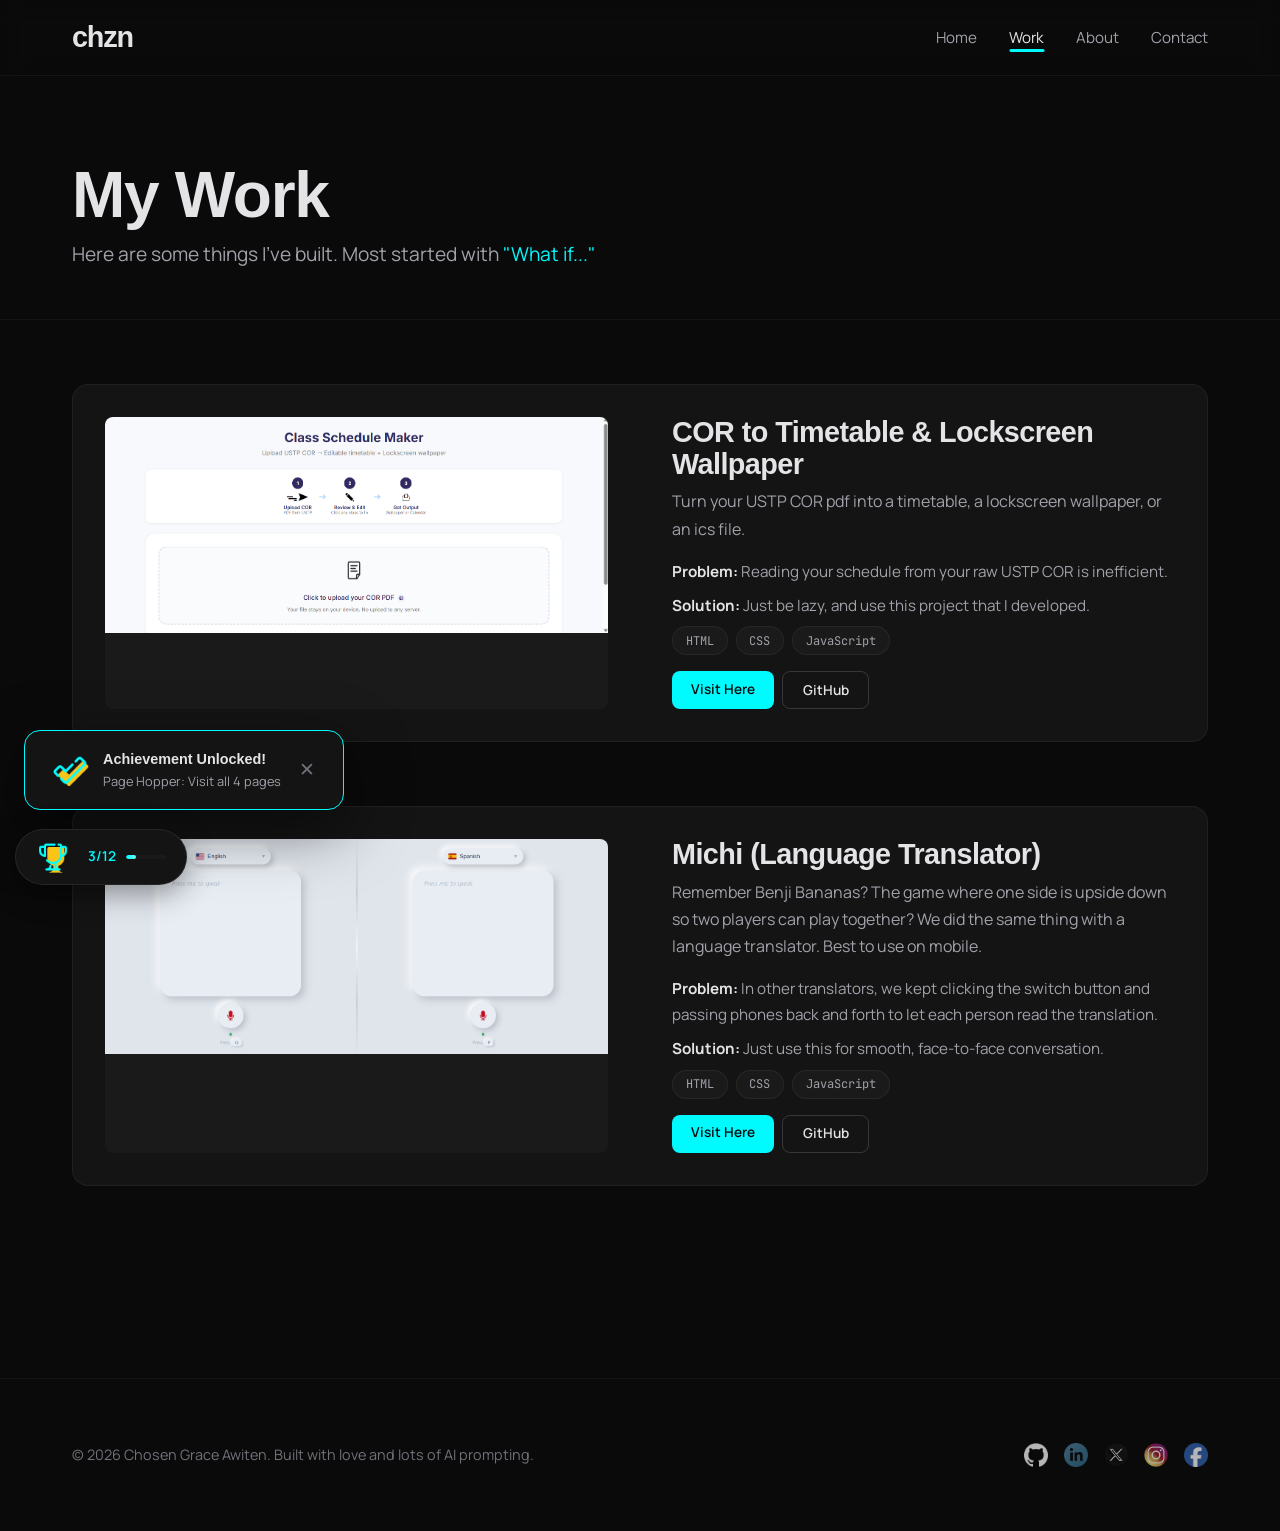
<file: work.html>
<!DOCTYPE html>
<html lang="en">
<head>
    <meta charset="UTF-8" />
    <meta name="viewport" content="width=device-width, initial-scale=1.0" />
    <title>Chosen Grace Awiten | Work</title>
    
    <link rel="preconnect" href="https://fonts.googleapis.com">
    <link rel="preconnect" href="https://fonts.gstatic.com" crossorigin>
    <link href="https://fonts.googleapis.com/css2?family=Manrope:wght@300;400;600&family=JetBrains+Mono:wght@400;700&display=swap" rel="stylesheet">
    
    <link rel="stylesheet" href="css/style.css" />
    <link rel="stylesheet" href="css/achievements.css" />
</head>
<body>

    <!-- ===== NAVIGATION ===== -->
    <nav class="navbar">
        <div class="nav-container">
            <a href="index.html" class="nav-logo">chzn</a>
            <ul class="nav-links">
                <li><a href="index.html">Home</a></li>
                <li><a href="work.html" class="active">Work</a></li>
                <li><a href="about.html">About</a></li>
                <li><a href="contact.html">Contact</a></li>
            </ul>
            <button class="nav-toggle" id="navToggle" aria-label="Toggle navigation">
                <span></span><span></span><span></span>
            </button>
        </div>
    </nav>

    <!-- ===== WORK PAGE HEADER ===== -->
    <section class="page-header">
        <div class="container">
            <h1 class="page-title">My Work</h1>
            <p class="page-subtitle">
                Here are some things I've built. Most started with 
                <span class="highlight">"What if..."</span>
            </p>
        </div>
    </section>

    <!-- ===== PROJECTS GRID ===== -->
    <section class="projects-grid">
        <div class="container">

            <!-- Project 1 -->
            <div class="project-card">
                <div class="project-card-image">
                    <img src="images/screenshot1.png" alt="COR to Timetable Screenshot" class="project-screenshot" />
                </div>
                <div class="project-card-content">
                    <h2 class="project-card-title">COR to Timetable & Lockscreen Wallpaper</h2>
                    <p class="project-card-desc">
                        Turn your USTP COR pdf into a timetable, a lockscreen wallpaper, or an ics file.
                    </p>
                    <div class="project-card-problem">
                        <strong>Problem:</strong> 
                        <span>Reading your schedule from your raw USTP COR is inefficient.</span>
                    </div>
                    <div class="project-card-solution">
                        <strong>Solution:</strong> 
                        <span>Just be lazy, and use this project that I developed.</span>
                    </div>
                    <div class="project-tech">
                        <span class="tech-tag">HTML</span>
                        <span class="tech-tag">CSS</span>
                        <span class="tech-tag">JavaScript</span>
                    </div>
                    <div class="project-links">
                        <a href="https://whatsmysched.netlify.app/" class="btn btn-small btn-primary">Visit Here</a>
                        <a href="https://github.com/chzn-ichi/cor-timetable" class="btn btn-small btn-secondary">GitHub</a>
                    </div>
                </div>
            </div>

            <!-- Project 2 -->
            <div class="project-card">
                <div class="project-card-image">
                    <img src="images/screenshot2.png" alt="Turn-Based Translator Screenshot" class="project-screenshot" />
                </div>
                <div class="project-card-content">
                    <h2 class="project-card-title">Michi (Language Translator)</h2>
                    <p class="project-card-desc">
                        Remember Benji Bananas? The game where one side is upside down so two players can play together? We did the same thing with a language translator. Best to use on mobile.
                    </p>
                    <div class="project-card-problem">
                        <strong>Problem:</strong> 
                        <span>In other translators, we kept clicking the switch button and passing phones back and forth to let each person read the translation.</span>
                    </div>
                    <div class="project-card-solution">
                        <strong>Solution:</strong> 
                        <span>Just use this for smooth, face-to-face conversation.</span>
                    </div>
                    <div class="project-tech">
                        <span class="tech-tag">HTML</span>
                        <span class="tech-tag">CSS</span>
                        <span class="tech-tag">JavaScript</span>
                    </div>
                    <div class="project-links">
                        <a href="https://michitranslate.netlify.app/" class="btn btn-small btn-primary">Visit Here</a>
                        <a href="https://github.com/chzn-ichi/turn-based-ai-translator" class="btn btn-small btn-secondary">GitHub</a>
                    </div>
                </div>
            </div>

        </div>
    </section>


    <!-- ===== ACHIEVEMENTS MODAL ===== -->
    <div class="achievement-modal-overlay" id="achievementModal">
        <div class="achievement-modal">
            <div class="achievement-modal-header">
                <h2 class="achievement-modal-title">
                    <img src="images/achievements/trophy.png" alt="Achievements" class="achievement-modal-icon" />
                    <span>Achievements</span>
                </h2>
                <button class="achievement-modal-close" id="achievementModalClose">✕</button>
            </div>
            
            <div class="achievement-modal-progress">
                <div class="achievement-modal-progress-text">
                    <span>Progress</span>
                    <span id="achievementProgressText">0/12</span>
                </div>
                <div class="achievement-modal-progress-bar">
                    <div class="achievement-modal-progress-fill" id="achievementProgressFill" style="width: 0%;"></div>
                </div>
            </div>
            
            <div class="achievement-grid" id="achievementGrid">
                <!-- Filled by JavaScript -->
            </div>
        </div>
    </div>


    <!-- ===== ACHIEVEMENT BADGE ===== -->
    <div class="achievement-badge" id="achievementBadge" onclick="window.Achievements.toggleModal()">
        <img src="images/achievements/trophy.png" alt="Achievements" class="achievement-modal-icon" />
        <span class="achievement-badge-text">
            <span class="achievement-badge-count">0/12</span>
        </span>
        <div class="achievement-badge-progress">
            <div class="achievement-badge-progress-fill" style="width: 0%;"></div>
        </div>
    </div>


    <!-- ===== FOOTER ===== -->
    <footer class="footer">
        <div class="container">
            <div class="footer-content">
                <p>&copy; 2026 Chosen Grace Awiten. Built with love and lots of AI prompting.</p>
                <div class="footer-links">
                    <a href="https://github.com/chzn-ichi" target="_blank">
                        <img src="images/github-icon.png" alt="GitHub" class="footer-icon" />
                    </a>
                    <a href="https://www.linkedin.com/in/chosen-grace-awiten-b89368368/" target="_blank">
                        <img src="images/linkedin-icon.png" alt="LinkedIn" class="footer-icon" />
                    </a>
                    <a href="https://x.com/chznichi" target="_blank">
                        <img src="images/x-icon.png" alt="X" class="footer-icon" />
                    </a>
                    <a href="https://www.instagram.com/chzn.ichi" target="_blank">
                        <img src="images/ig-icon.png" alt="Instagram" class="footer-icon" />
                    </a>
                    <a href="https://www.facebook.com/chozen.awiten" target="_blank">
                        <img src="images/fb-icon.png" alt="Facebook" class="footer-icon" />
                    </a>
                </div>
            </div>
        </div>
    </footer>

    <script src="js/achievements.js"></script>
    <script src="js/main.js"></script>

    <!-- Page Hopper Achievement -->
    <script>
        window.Achievements.checkPageHopper(['work']);
    </script>

    <!-- Project Viewer + Star Gazer Achievements -->
    <script>
        document.addEventListener('DOMContentLoaded', function() {
            const allLinks = document.querySelectorAll('.project-links a');
            
            allLinks.forEach(link => {
                link.addEventListener('click', function() {
                    if (!window.Achievements) return;
                    
                    if (this.href.includes('github')) {
                        window.Achievements.checkStarGazer();
                        console.log('⭐ Star Gazer achievement triggered!');
                    } else {
                        window.Achievements.checkProjectViewer();
                        console.log('📂 Project Viewer achievement triggered!');
                    }
                });
            });
        });
    </script>
</body>
</html>
</file>
<file: css/style.css>
/* ============================================
   CSS VARIABLES / ROOT
   ============================================ */
:root {
    /* Colors */
    --bg-primary: #0a0a0a;
    --bg-secondary: #141414;
    --bg-card: #1a1a1a;
    --text-primary: #e4e4e7;
    --text-secondary: #a1a1aa;
    --text-muted: #71717a;
    --accent-cyan: #00fbff;
    --accent-glow: rgba(0, 251, 255, 0.15);
    
    /* Typography */
    --font-headline: 'OpenSauceSans-ExtraBold', 'Open Sans', sans-serif;
    --font-subheading: 'OpenSauceOne-Regular', 'Inter', sans-serif;
    --font-body: 'Manrope', 'Inter', sans-serif;
    --font-code: 'JetBrains Mono', 'Courier New', monospace;
    
    /* Spacing */
    --container-width: 1200px;
    --spacing-sm: 0.5rem;
    --spacing-md: 1rem;
    --spacing-lg: 2rem;
    --spacing-xl: 4rem;
    --spacing-xxl: 6rem;
    
    /* Border Radius */
    --radius-sm: 4px;
    --radius-md: 8px;
    --radius-lg: 16px;
}

/* ============================================
   RESET & BASE
   ============================================ */
*,
*::before,
*::after {
    margin: 0;
    padding: 0;
    box-sizing: border-box;
}

html {
    scroll-behavior: smooth;
}

body {
    background-color: var(--bg-primary);
    color: var(--text-primary);
    font-family: var(--font-body);
    font-weight: 400;
    line-height: 1.7;
    min-height: 100vh;
}

a {
    color: var(--accent-cyan);
    text-decoration: none;
    transition: color 0.3s ease;
}

a:hover {
    color: #66ffff;
}

img {
    max-width: 100%;
    display: block;
}

.container {
    max-width: var(--container-width);
    margin: 0 auto;
    padding: 0 var(--spacing-lg);
}

/* ============================================
   TYPOGRAPHY
   ============================================ */
h1,
h2 {
    font-family: var(--font-headline);
    font-weight: 800;
    letter-spacing: -0.02em;
    line-height: 1.1;
}

h3,
h4,
h5,
h6 {
    font-family: var(--font-subheading);
    font-weight: 600;
    letter-spacing: -0.01em;
}

.highlight {
    color: var(--accent-cyan);
}

/* Code / Terminal elements */
.code-text,
.terminal {
    font-family: var(--font-code);
    font-size: 0.9em;
    background-color: var(--bg-secondary);
    padding: 0.2rem 0.5rem;
    border-radius: var(--radius-sm);
    border: 1px solid rgba(255, 255, 255, 0.05);
}

/* ============================================
   NAVIGATION
   ============================================ */
.navbar {
    position: fixed;
    top: 0;
    left: 0;
    right: 0;
    z-index: 1000;
    background-color: rgba(10, 10, 10, 0.8);
    backdrop-filter: blur(12px);
    border-bottom: 1px solid rgba(255, 255, 255, 0.05);
    padding: 0.8rem 0;
}

.nav-container {
    max-width: var(--container-width);
    margin: 0 auto;
    padding: 0 var(--spacing-lg);
    display: flex;
    justify-content: space-between;
    align-items: center;
}

.nav-logo {
    font-family: var(--font-headline);
    font-size: 1.8rem;
    font-weight: 800;
    color: var(--text-primary);
    letter-spacing: -0.04em;
}

.nav-logo:hover {
    color: var(--accent-cyan);
}

.nav-links {
    list-style: none;
    display: flex;
    gap: var(--spacing-lg);
    align-items: center;
}

.nav-links a {
    color: var(--text-secondary);
    font-family: var(--font-body);
    font-weight: 400;
    font-size: 0.95rem;
    transition: color 0.3s ease;
    position: relative;
}

/* ===== CENTER EXPANDING UNDERLINE ===== */
.nav-links a::after {
    content: '';
    position: absolute;
    bottom: -4px;
    left: 50%;
    width: 0;
    height: 3px;
    border-radius: 2px; 
    background-color: var(--accent-cyan);
    transition: width 0.3s ease;
    transform: translateX(-50%);
}

.nav-links a:hover::after,
.nav-links a.active::after {
    width: 100%;
}

.nav-links a:hover,
.nav-links a.active {
    color: var(--text-primary);
}

/* Mobile Nav Toggle */
.nav-toggle {
    display: none;
    flex-direction: column;
    gap: 5px;
    background: none;
    border: none;
    cursor: pointer;
    padding: 4px;
}

.nav-toggle span {
    display: block;
    width: 28px;
    height: 2px;
    background-color: var(--text-primary);
    transition: all 0.3s ease;
}

.nav-toggle.active span:nth-child(1) {
    transform: rotate(45deg) translate(5px, 5px);
}

.nav-toggle.active span:nth-child(2) {
    opacity: 0;
}

.nav-toggle.active span:nth-child(3) {
    transform: rotate(-45deg) translate(5px, -5px);
}

/* ============================================
   BUTTONS
   ============================================ */
.btn {
    display: inline-block;
    padding: 0.75rem 2rem;
    font-family: var(--font-body);
    font-weight: 600;
    font-size: 0.95rem;
    border: none;
    border-radius: var(--radius-md);
    cursor: pointer;
    transition: all 0.3s ease;
    text-align: center;
}

.btn-primary {
    background-color: var(--accent-cyan);
    color: var(--bg-primary);
}

.btn-primary:hover {
    background-color: #66ffff;
    color: #050505;
    transform: translateY(-2px);
    box-shadow: 0 8px 30px var(--accent-glow);
}

.btn-secondary {
    background-color: transparent;
    color: var(--text-primary);
    border: 1px solid rgba(255, 255, 255, 0.15);
}

.btn-secondary:hover {
    border-color: var(--text-primary);
    transform: translateY(-2px);
}

.btn-small {
    padding: 0.4rem 1.2rem;
    font-size: 0.85rem;
}

.btn-full {
    width: 100%;
}

/* ============================================
   HERO SECTION
   ============================================ */
.hero {
    min-height: 100vh;
    display: flex;
    align-items: center;
    padding: 6rem 0 4rem;
    position: relative;
    overflow: hidden;
}

.hero::before {
    content: '';
    position: absolute;
    top: -50%;
    right: -20%;
    width: 600px;
    height: 600px;
    background: radial-gradient(circle, var(--accent-glow) 0%, transparent 70%);
    border-radius: 50%;
    pointer-events: none;
    opacity: 0.4;
}

.hero-content {
    position: relative;
    z-index: 1;
    max-width: 800px;
}

.hero-badge {
    display: inline-block;
    font-family: var(--font-code);
    font-size: 0.85rem;
    color: var(--accent-cyan);
    background-color: var(--accent-glow);
    padding: 0.3rem 1rem;
    border-radius: 100px;
    margin-bottom: var(--spacing-lg);
    border: 1px solid rgba(0, 251, 255, 0.15);
}

.hero-title {
    font-size: clamp(2.8rem, 6vw, 5rem);
    margin-bottom: var(--spacing-md);
    line-height: 1.05;
}

.hero-title .highlight {
    position: relative;
}

.hero-title .highlight::after {
    content: '';
    position: absolute;
    bottom: 2px;
    left: 0;
    right: 0;
    height: 4px;
    background: var(--accent-cyan);
    opacity: 0.3;
    border-radius: 2px;
}

.hero-subtitle {
    font-size: 1.2rem;
    color: var(--text-secondary);
    max-width: 500px;
    margin-bottom: var(--spacing-lg);
    font-weight: 300;
}

.hero-buttons {
    display: flex;
    gap: var(--spacing-md);
    flex-wrap: wrap;
}

/* ============================================
   SECTION HEADERS
   ============================================ */
.section-header {
    margin-bottom: var(--spacing-xl);
}

.section-tag {
    font-family: var(--font-code);
    font-size: 0.8rem;
    color: var(--accent-cyan);
    text-transform: uppercase;
    letter-spacing: 0.1em;
}

.section-title {
    font-size: clamp(1.5rem, 3.6vw, 2.7rem);
    margin-top: var(--spacing-sm);
}

/* ============================================
   FEATURED PROJECT (Home)
   ============================================ */
.featured {
    padding: var(--spacing-xxl) 0;
    border-top: 1px solid rgba(255, 255, 255, 0.04);
}

.featured-card {
    display: grid;
    grid-template-columns: 1fr 1fr;
    gap: var(--spacing-xl);
    background-color: var(--bg-secondary);
    border-radius: var(--radius-lg);
    padding: var(--spacing-lg);
    border: 1px solid rgba(255, 255, 255, 0.05);
    transition: transform 0.3s ease, box-shadow 0.3s ease;
}

.featured-card:hover {
    transform: translateY(-4px);
    box-shadow: 0 20px 60px rgba(0, 0, 0, 0.4);
}

.featured-image {
    border-radius: var(--radius-md);
    overflow: hidden;
    background-color: var(--bg-card);
    min-height: 250px;
    display: flex;
    align-items: center;
    justify-content: center;
}

.image-placeholder {
    width: 100%;
    height: 100%;
    min-height: 200px;
    display: flex;
    align-items: center;
    justify-content: center;
    background: linear-gradient(135deg, var(--bg-card), #222);
    color: var(--text-muted);
    font-size: 0.9rem;
    border: 2px dashed rgba(255, 255, 255, 0.05);
    border-radius: var(--radius-md);
    padding: var(--spacing-lg);
}

.featured-info {
    display: flex;
    flex-direction: column;
    justify-content: center;
}

.project-name {
    font-family: var(--font-subheading);
    font-size: 1.8rem;
    margin-bottom: var(--spacing-sm);
}

.project-desc {
    color: var(--text-secondary);
    margin-bottom: var(--spacing-md);
}

.project-tech {
    display: flex;
    gap: var(--spacing-sm);
    flex-wrap: wrap;
    margin-bottom: var(--spacing-md);
}

.tech-tag {
    font-family: var(--font-code);
    font-size: 0.75rem;
    color: var(--text-secondary);
    background-color: var(--bg-card);
    padding: 0.2rem 0.8rem;
    border-radius: 100px;
    border: 1px solid rgba(255, 255, 255, 0.06);
}

.project-links {
    display: flex;
    gap: var(--spacing-sm);
    flex-wrap: wrap;
}

/* ============================================
   TESTIMONIALS
   ============================================ */
.testimonial {
    padding: var(--spacing-xxl) 0;
    border-top: 1px solid rgba(255, 255, 255, 0.04);
}

.testimonial-card {
    max-width: 700px;
    margin: 0 auto;
    text-align: center;
    padding: var(--spacing-xl);
    background-color: var(--bg-secondary);
    border-radius: var(--radius-lg);
    border: 1px solid rgba(255, 255, 255, 0.05);
}

.testimonial-icon {
    font-size: 4rem;
    color: var(--accent-cyan);
    opacity: 0.3;
    font-family: var(--font-headline);
    line-height: 1;
    margin-bottom: var(--spacing-sm);
}

.testimonial-card blockquote {
    font-size: 1.4rem;
    font-weight: 300;
    font-style: italic;
    color: var(--text-primary);
    margin-bottom: var(--spacing-md);
    line-height: 1.6;
}

.testimonial-card cite {
    font-style: normal;
    color: var(--text-secondary);
    font-size: 0.95rem;
    font-weight: 400;
}

/* ============================================
   PAGE HEADER (Work, About, Contact)
   ============================================ */
.page-header {
    padding: 10rem 0 3rem;
    border-bottom: 1px solid rgba(255, 255, 255, 0.04);
}

.page-title {
    font-size: clamp(2.5rem, 5vw, 4rem);
    margin-bottom: var(--spacing-sm);
}

.page-subtitle {
    font-size: 1.2rem;
    color: var(--text-secondary);
    max-width: 600px;
}

/* ============================================
   WORK PAGE - PROJECTS GRID
   ============================================ */
.projects-grid {
    padding: var(--spacing-xl) 0;
}

.project-card {
    display: grid;
    grid-template-columns: 1fr 1fr;
    gap: var(--spacing-xl);
    background-color: var(--bg-secondary);
    border-radius: var(--radius-lg);
    padding: var(--spacing-lg);
    margin-bottom: var(--spacing-xl);
    border: 1px solid rgba(255, 255, 255, 0.05);
    transition: transform 0.3s ease, box-shadow 0.3s ease;
}

.project-card:hover {
    transform: translateY(-4px);
    box-shadow: 0 20px 60px rgba(0, 0, 0, 0.3);
}

.project-card-image {
    border-radius: var(--radius-md);
    overflow: hidden;
    background-color: var(--bg-card);
    min-height: 200px;
}

.project-card-image .image-placeholder {
    min-height: 200px;
}

.project-card-content {
    display: flex;
    flex-direction: column;
    justify-content: center;
}

.project-card-title {
    font-family: var(--font-subheading);
    font-size: 1.8rem;
    margin-bottom: var(--spacing-sm);
}

.project-card-desc {
    color: var(--text-secondary);
    margin-bottom: var(--spacing-md);
}

.project-card-problem,
.project-card-solution {
    font-size: 0.95rem;
    margin-bottom: var(--spacing-sm);
}

.project-card-problem strong,
.project-card-solution strong {
    color: var(--text-primary);
}

.project-card-problem span,
.project-card-solution span {
    color: var(--text-secondary);
}

/* ============================================
   ABOUT PAGE
   ============================================ */
.about-content {
    padding: var(--spacing-xl) 0;
}

.about-grid {
    display: grid;
    grid-template-columns: 1fr 2fr;
    gap: var(--spacing-xl);
    margin-bottom: var(--spacing-xxl);
}

.about-photo {
    border-radius: var(--radius-lg);
    overflow: visible; /* Changed from hidden to show the glow */
    background: transparent;
    border: none;
    position: relative;
}


.photo-placeholder {
    width: 100%;
    aspect-ratio: 1/1;
    display: flex;
    align-items: center;
    justify-content: center;
    background: linear-gradient(135deg, var(--bg-card), #222);
    color: var(--text-muted);
    font-size: 1rem;
    border-radius: var(--radius-lg);
}

.about-name {
    font-family: var(--font-headline);
    font-size: 2.5rem;
    margin-bottom: var(--spacing-md);
}

.about-text {
    color: var(--text-secondary);
    margin-bottom: var(--spacing-md);
    font-size: 1.05rem;
}

.highlight-text {
    color: var(--text-primary);
    font-weight: 600;
    font-size: 1.15rem;
    border-left: 3px solid var(--accent-cyan);
    padding-left: var(--spacing-md);
}

/* ============================================
   SKILLS SECTION
   ============================================ */
.skills {
    padding: var(--spacing-xxl) 0;
    border-top: 1px solid rgba(255, 255, 255, 0.04);
}

.skills-grid {
    display: grid;
    grid-template-columns: repeat(auto-fit, minmax(240px, 1fr));
    gap: var(--spacing-lg);
}

.skill-group {
    background: var(--bg-secondary);
    padding: var(--spacing-lg);
    border-radius: var(--radius-lg);
    border: 1px solid rgba(255, 255, 255, 0.05);
}

.skill-group-title {
    font-family: var(--font-subheading);
    font-size: 1rem;
    margin-bottom: var(--spacing-md);
    color: var(--text-primary);
    letter-spacing: 0.02em;
}

/* Skill Bar */
.skill-bar {
    margin-bottom: 12px;
}

.skill-bar:last-child {
    margin-bottom: 0;
}

.skill-bar-label {
    display: flex;
    justify-content: space-between;
    font-size: 0.8rem;
    color: var(--text-secondary);
    margin-bottom: 3px;
}

.skill-bar-label span:first-child {
    font-family: var(--font-code);
    font-size: 0.75rem;
}

.skill-bar-label span:last-child {
    font-family: var(--font-code);
    font-size: 0.7rem;
    color: var(--text-muted);
}

.skill-bar-track {
    width: 100%;
    height: 4px;
    background: var(--bg-card);
    border-radius: 4px;
    overflow: hidden;
}

.skill-bar-fill {
    height: 100%;
    background: linear-gradient(90deg, var(--accent-cyan), #66ffff);
    border-radius: 4px;
    transition: width 1s ease;
    width: 0%;
}

/* Hover effect on skill group */
.skill-group:hover .skill-bar-fill {
    filter: brightness(1.2);
}

.skill-note {
    text-align: center;
    margin-top: var(--spacing-lg);
    padding-top: var(--spacing-lg);
    border-top: 1px solid rgba(255, 255, 255, 0.04);
    font-size: 0.85rem;
    color: var(--text-muted);
}


/* ============================================
   EDUCATION - TERMINAL WINDOW
   ============================================ */
.education {
    padding: var(--spacing-xxl) 0;
    border-top: 1px solid rgba(255, 255, 255, 0.04);
}

/* Terminal Window */
.terminal-window {
    background: var(--bg-secondary);
    border-radius: var(--radius-lg);
    border: 1px solid rgba(255, 255, 255, 0.06);
    overflow: hidden;
    box-shadow: 0 20px 60px rgba(0, 0, 0, 0.4);
    font-family: var(--font-code);
    max-width: 800px;
    margin: 0 auto;
}

/* Terminal Header */
.terminal-header {
    display: flex;
    align-items: center;
    padding: 12px 16px;
    background: var(--bg-card);
    border-bottom: 1px solid rgba(255, 255, 255, 0.05);
    gap: 12px;
}

.terminal-dots {
    display: flex;
    gap: 6px;
    flex-shrink: 0;
}

.dot {
    width: 12px;
    height: 12px;
    border-radius: 50%;
    display: inline-block;
}

.dot-red {
    background: #ff5f56;
}

.dot-yellow {
    background: #ffbd2e;
}

.dot-green {
    background: #27c93f;
}

.terminal-title {
    color: var(--text-muted);
    font-size: 0.75rem;
    font-family: var(--font-code);
    flex: 1;
    text-align: center;
    letter-spacing: 0.05em;
}

.terminal-spacer {
    width: 40px;
    flex-shrink: 0;
}

/* Terminal Body */
.terminal-body {
    padding: 20px 24px;
    background: var(--bg-primary);
    min-height: 200px;
    overflow-x: auto;
}

.terminal-line {
    display: flex;
    align-items: baseline;
    gap: 8px;
    margin-bottom: 2px;
    font-size: 0.85rem;
    line-height: 1.6;
    flex-wrap: wrap;
}

.terminal-prompt {
    color: var(--accent-cyan);
    font-weight: 400;
    flex-shrink: 0;
}

.terminal-command {
    color: var(--text-primary);
}

.terminal-output {
    padding-left: 20px;
}

.terminal-output .terminal-text {
    color: var(--text-secondary);
    font-size: 0.8rem;
}

.terminal-cursor {
    display: inline-block;
    width: 8px;
    height: 16px;
    background: var(--accent-cyan);
    animation: blink 1s step-end infinite;
    margin-left: 2px;
}

@keyframes blink {
    0%, 100% { opacity: 1; }
    50% { opacity: 0; }
}

/* Terminal lines - subtle indentation for tree structure */
.terminal-output .terminal-text {
    white-space: pre-wrap;
    word-break: break-word;
}

/* Responsive */
@media (max-width: 768px) {
    .terminal-body {
        padding: 16px;
    }

    .terminal-line {
        font-size: 0.75rem;
    }

    .terminal-output {
        padding-left: 12px;
    }

    .terminal-title {
        font-size: 0.65rem;
    }

    .terminal-dots .dot {
        width: 10px;
        height: 10px;
    }
}


/* Testimonials on About page */
.testimonials-section {
    margin-top: var(--spacing-xl);
}

.testimonials-title {
    font-family: var(--font-subheading);
    font-size: 1.8rem;
    margin-bottom: var(--spacing-lg);
}

.testimonials-section .testimonial-card {
    margin-bottom: var(--spacing-md);
    text-align: left;
    padding: var(--spacing-lg);
}

.testimonials-section .testimonial-card blockquote {
    font-size: 1.2rem;
}

/* ============================================
   CONTACT PAGE
   ============================================ */
.contact-section {
    padding: var(--spacing-xl) 0;
}

.contact-grid {
    display: grid;
    grid-template-columns: 2fr 1fr;
    gap: var(--spacing-xl);
}

/* Contact Form */
.form-group {
    margin-bottom: var(--spacing-md);
}

.form-group label {
    display: block;
    font-weight: 500;
    margin-bottom: var(--spacing-sm);
    color: var(--text-secondary);
    font-size: 0.9rem;
}

.form-group input,
.form-group textarea {
    width: 100%;
    padding: 0.8rem 1rem;
    background-color: var(--bg-secondary);
    border: 1px solid rgba(255, 255, 255, 0.08);
    border-radius: var(--radius-md);
    color: var(--text-primary);
    font-family: var(--font-body);
    font-size: 1rem;
    transition: border-color 0.3s ease;
}

.form-group input:focus,
.form-group textarea:focus {
    outline: none;
    border-color: var(--accent-cyan);
    box-shadow: 0 0 0 3px var(--accent-glow);
}

.form-group input::placeholder,
.form-group textarea::placeholder {
    color: var(--text-muted);
}

/* Socials */
.contact-socials {
    padding: var(--spacing-lg);
    background-color: var(--bg-secondary);
    border-radius: var(--radius-lg);
    border: 1px solid rgba(255, 255, 255, 0.05);
}

.socials-title {
    font-family: var(--font-subheading);
    font-size: 1.3rem;
    margin-bottom: var(--spacing-lg);
}

.social-links {
    display: flex;
    flex-direction: column;
    gap: var(--spacing-sm);
}

.social-link {
    display: flex;
    align-items: center;
    gap: var(--spacing-sm);
    padding: 0.6rem 1rem;
    background-color: var(--bg-card);
    border-radius: var(--radius-md);
    color: var(--text-secondary);
    transition: all 0.3s ease;
    border: 1px solid transparent;
}

.social-link:hover {
    color: var(--text-primary);
    border-color: rgba(255, 255, 255, 0.08);
    transform: translateX(4px);
}

.social-icon {
    font-size: 1.2rem;
}

.contact-meme {
    margin-top: var(--spacing-lg);
    padding-top: var(--spacing-lg);
    border-top: 1px solid rgba(255, 255, 255, 0.05);
}

.meme-text {
    color: var(--text-muted);
    font-style: italic;
    font-size: 0.9rem;
    text-align: center;
}

/* ============================================
   FOOTER
   ============================================ */
.footer {
    padding: var(--spacing-xl) 0;
    border-top: 1px solid rgba(255, 255, 255, 0.04);
    margin-top: var(--spacing-xl);
}

.footer-content {
    display: flex;
    justify-content: space-between;
    align-items: center;
    flex-wrap: wrap;
    gap: var(--spacing-md);
}

.footer-content p {
    color: var(--text-muted);
    font-size: 0.9rem;
}

.footer-links {
    display: flex;
    gap: var(--spacing-lg);
}

.footer-links a {
    color: var(--text-muted);
    font-size: 0.9rem;
}

.footer-links a:hover {
    color: var(--accent-cyan);
}

/* ============================================
   RESPONSIVE
   ============================================ */
@media (max-width: 1024px) {
    .featured-card,
    .project-card,
    .about-grid,
    .contact-grid {
        grid-template-columns: 1fr;
    }

    .about-grid {
        gap: var(--spacing-lg);
    }
}

@media (max-width: 768px) {
    .nav-links {
        position: fixed;
        top: 0;
        right: -100%;
        width: 70%;
        max-width: 300px;
        height: 100vh;
        background-color: var(--bg-primary);
        flex-direction: column;
        justify-content: center;
        align-items: center;
        gap: var(--spacing-lg);
        transition: right 0.3s ease;
        border-left: 1px solid rgba(255, 255, 255, 0.05);
        padding: var(--spacing-xl);
    }

    .nav-links.open {
        right: 0;
    }

    .nav-toggle {
        display: flex;
        z-index: 1001;
    }

    .hero-title {
        font-size: clamp(2.2rem, 8vw, 3.5rem);
    }

    .hero {
        padding: 5rem 0 3rem;
    }

    .testimonial-card blockquote {
        font-size: 1.1rem;
    }

    .featured-card,
    .project-card {
        padding: var(--spacing-md);
    }

    .footer-content {
        flex-direction: column;
        text-align: center;
    }

    .contact-grid {
        grid-template-columns: 1fr;
    }

    .page-header {
        padding: 8rem 0 2rem;
    }

    .hero-buttons {
        flex-direction: column;
        align-items: flex-start;
    }

    .hero-buttons .btn {
        width: 100%;
        text-align: center;
    }
}

@media (max-width: 480px) {
    .container {
        padding: 0 var(--spacing-md);
    }

    .hero-title {
        font-size: 2rem;
    }

    .project-card-title {
        font-size: 1.4rem;
    }

    .about-name {
        font-size: 2rem;
    }
}


/* ============================================
   SOCIAL ICONS
   ============================================ */

/* Contact page social icons */
.social-icon-img {
    width: 28px;
    height: 28px;
    object-fit: contain;
    flex-shrink: 0;
    filter: grayscale(0.3);
    transition: filter 0.3s ease, transform 0.3s ease;
}

.social-link:hover .social-icon-img {
    filter: grayscale(0);
    transform: scale(1.1);
}

/* Footer icons */
.footer-icon {
    width: 24px;
    height: 24px;
    object-fit: contain;
    filter: grayscale(0.5);
    transition: filter 0.3s ease, transform 0.3s ease;
    opacity: 0.7;
}

.footer-icon:hover {
    filter: grayscale(0);
    transform: translateY(-2px);
    opacity: 1;
}

/* Social link styling (with icons) */
.social-link {
    display: flex;
    align-items: center;
    gap: 12px;
    padding: 0.6rem 1rem;
    background-color: var(--bg-card);
    border-radius: var(--radius-md);
    color: var(--text-secondary);
    transition: all 0.3s ease;
    border: 1px solid transparent;
    text-decoration: none;
}

.social-link:hover {
    color: var(--text-primary);
    border-color: rgba(255, 255, 255, 0.08);
    transform: translateX(4px);
}

/* Footer links layout */
.footer-links {
    display: flex;
    gap: var(--spacing-md);
    align-items: center;
}

.footer-links a {
    display: flex;
    align-items: center;
    text-decoration: none;
}

/* Remove old emoji styles if they exist */
.social-icon {
    display: none; /* Hide old emoji icons */
}


/* ============================================
   3D FLIPABLE PHOTO
   ============================================ */
.flip-container {
    perspective: 1000px;
    width: 100%;
    aspect-ratio: 1/1;
    cursor: pointer;
}

/* Desktop: hover to flip */
.flip-container:hover .flip-inner {
    transform: rotateY(180deg);
}

/* Mobile: tap to flip (via .tapped class) */
.flip-container.tapped .flip-inner {
    transform: rotateY(180deg);
}

.flip-inner {
    position: relative;
    width: 100%;
    height: 100%;
    transition: transform 0.8s cubic-bezier(0.4, 0.2, 0.2, 1);
    transform-style: preserve-3d;
}

.flip-front,
.flip-back {
    position: absolute;
    width: 100%;
    height: 100%;
    backface-visibility: hidden;
    border-radius: var(--radius-lg);
    overflow: hidden;
}

.flip-front {
    transform: rotateY(0deg);
}

.flip-back {
    transform: rotateY(180deg);
}

.flip-front img,
.flip-back img {
    width: 100%;
    height: 100%;
    object-fit: cover;
    display: block;
}

/* Mobile: disable hover, enable tap */
@media (max-width: 768px) {
    .flip-container:hover .flip-inner {
        transform: rotateY(0deg); /* Disable hover on mobile */
    }
    
    .flip-container.tapped .flip-inner {
        transform: rotateY(180deg); /* Enable tap */
    }
}


/* ============================================
   SIDE QUESTS - STACKING CARDS (Scroll)
   ============================================ */
.side-quests {
    padding: var(--spacing-xxl) 0;
    border-top: 1px solid rgba(255, 255, 255, 0.04);
}

/* Stack Cards Container */
.stack-cards {
    --stack-cards-gap: var(--spacing-sm);
    --stack-cards-item-ratio: 2/1;
    display: grid;
    grid-gap: var(--spacing-sm);
    max-width: 600px;
    margin: 0 auto;
    padding: 0;
    list-style: none;
}

.stack-cards__item {
    position: relative;
    position: -webkit-sticky;
    position: sticky;
    top: 90px;
    height: 0;
    padding-bottom: calc(100% / (var(--stack-cards-item-ratio)));
    transform-origin: center top;
    list-style: none;
}

.stack-cards__item > * {
    position: absolute;
    top: 0;
    left: 0;
    width: 100%;
    height: 100%;
    object-fit: cover;
}

/* Card Content */
.stack-card-content {
    background: var(--bg-secondary);
    border: 1px solid rgba(255, 255, 255, 0.06);
    border-radius: var(--radius-lg);
    padding: var(--spacing-xl);
    display: flex;
    flex-direction: column;
    align-items: center;
    justify-content: center;
    text-align: center;
    box-shadow: 0 20px 60px rgba(0, 0, 0, 0.3);
    transition: border-color 0.3s ease;
    overflow: hidden;
}

.stack-card-content:hover {
    border-color: var(--accent-cyan);
}

/* Card 1 gets extra glow */
.stack-cards__item:first-child .stack-card-content {
    border-color: rgba(0, 251, 255, 0.3);
    box-shadow: inset 0 0 40px rgba(0, 251, 255, 0.05), 0 20px 60px rgba(0, 0, 0, 0.4);
}

.stack-card-icon {
    font-size: 3rem;
    margin-bottom: var(--spacing-sm);
}

.stack-card-title {
    font-family: var(--font-subheading);
    font-size: 1.4rem;
    margin-bottom: 4px;
    color: var(--text-primary);
}

.stack-card-desc {
    color: var(--text-secondary);
    font-size: 0.9rem;
    margin-bottom: var(--spacing-md);
    max-width: 400px;
    line-height: 1.6;
}

.stack-card-tags {
    display: flex;
    flex-wrap: wrap;
    gap: 6px;
    justify-content: center;
}

.stack-tag {
    font-family: var(--font-code);
    font-size: 0.65rem;
    color: var(--text-muted);
    background: var(--bg-card);
    padding: 3px 14px;
    border-radius: 100px;
    border: 1px solid rgba(255, 255, 255, 0.04);
}

/* Responsive */
@media (min-width: 768px) {
    .stack-cards {
        grid-gap: 0;
        --stack-cards-gap: var(--spacing-sm);
    }
    
    
}

@media (max-width: 768px) {
    .stack-cards {
        --stack-cards-item-ratio: 3/2;
    }
    
    .stack-card-content {
        padding: var(--spacing-lg);
    }
    
    .stack-card-icon {
        font-size: 2.5rem;
    }
    
    .stack-card-title {
        font-size: 1.2rem;
    }
    
    .stack-card-desc {
        font-size: 0.8rem;
    }
}

@media (max-width: 480px) {
    .stack-cards {
        --stack-cards-item-ratio: 4/3;
    }
    
    .stack-card-content {
        padding: var(--spacing-md);
    }
}


/* ============================================
   SUCCESS MODAL
   ============================================ */
.modal-overlay {
    display: none;
    position: fixed;
    top: 0;
    left: 0;
    width: 100%;
    height: 100%;
    background: rgba(0, 0, 0, 0.7);
    backdrop-filter: blur(8px);
    z-index: 9999;
    justify-content: center;
    align-items: center;
    animation: modalFadeIn 0.3s ease;
}

.modal-overlay.active {
    display: flex;
}

@keyframes modalFadeIn {
    from {
        opacity: 0;
        transform: scale(0.9);
    }
    to {
        opacity: 1;
        transform: scale(1);
    }
}

.modal-container {
    background: var(--bg-secondary);
    border: 1px solid rgba(255, 255, 255, 0.06);
    border-radius: var(--radius-lg);
    padding: var(--spacing-xl);
    max-width: 420px;
    width: 90%;
    text-align: center;
    box-shadow: 0 40px 80px rgba(0, 0, 0, 0.5);
    position: relative;
    overflow: hidden;
}

/* Glow effect behind modal */
.modal-container::before {
    content: '';
    position: absolute;
    top: -50%;
    left: -50%;
    width: 200%;
    height: 200%;
    background: radial-gradient(circle at center, var(--accent-glow) 0%, transparent 70%);
    opacity: 0.1;
    pointer-events: none;
}

.modal-icon {
    font-size: 4rem;
    margin-bottom: var(--spacing-sm);
    display: block;
    animation: modalBounce 0.6s ease;
}

@keyframes modalBounce {
    0% { transform: scale(0); }
    50% { transform: scale(1.2); }
    70% { transform: scale(0.9); }
    100% { transform: scale(1); }
}

.modal-title {
    font-family: var(--font-headline);
    font-size: 1.8rem;
    color: var(--text-primary);
    margin-bottom: var(--spacing-sm);
}

.modal-message {
    color: var(--text-secondary);
    font-size: 1rem;
    line-height: 1.6;
    margin-bottom: var(--spacing-sm);
}

.modal-sub-message {
    color: var(--text-muted);
    font-size: 0.85rem;
    line-height: 1.5;
    margin-bottom: var(--spacing-lg);
}

.modal-btn {
    min-width: 140px;
    cursor: pointer;
}

/* Close button (X) */
.modal-close {
    position: absolute;
    top: 12px;
    right: 16px;
    background: none;
    border: none;
    color: var(--text-muted);
    font-size: 1.5rem;
    cursor: pointer;
    transition: color 0.3s ease;
    z-index: 5;
}

.modal-close:hover {
    color: var(--text-primary);
}

/* Confetti particles (optional) */
.modal-confetti {
    position: absolute;
    width: 8px;
    height: 8px;
    border-radius: 50%;
    animation: confettiFall 3s ease-in forwards;
    pointer-events: none;
}

@keyframes confettiFall {
    0% {
        opacity: 1;
        transform: translateY(-20px) rotate(0deg) scale(1);
    }
    100% {
        opacity: 0;
        transform: translateY(200px) rotate(720deg) scale(0.3);
    }
}

/* Responsive */
@media (max-width: 768px) {
    .modal-container {
        padding: var(--spacing-lg);
    }
    
    .modal-title {
        font-size: 1.4rem;
    }
    
    .modal-icon {
        font-size: 3rem;
    }
}


/* ============================================
   BEHIND THE CODE SECTION
   ============================================ */
.behind-the-code {
    padding: var(--spacing-xxl) 0;
    border-top: 1px solid rgba(255, 255, 255, 0.04);
    border-bottom: 1px solid rgba(255, 255, 255, 0.04);
}

.behind-grid {
    display: grid;
    grid-template-columns: 1fr 1.5fr;
    gap: var(--spacing-xl);
    align-items: center;
}

/* Photo */
.behind-photo {
    width: 100%;
    max-width: 320px;
    aspect-ratio: 1/1;
    border-radius: var(--radius-lg);
    overflow: hidden;
    border: 2px solid rgba(255, 255, 255, 0.06);
    box-shadow: 0 20px 60px rgba(0, 0, 0, 0.3);
    margin: 0 auto;
}

.behind-photo img {
    width: 100%;
    height: 100%;
    object-fit: cover;
    display: block;
}

/* Right Side */
.behind-info {
    display: flex;
    flex-direction: column;
    gap: var(--spacing-md);
}

.behind-title {
    font-family: var(--font-headline);
    font-size: clamp(1.8rem, 3vw, 2.8rem);
    line-height: 1.2;
    margin: 0;
}

.behind-badges {
    display: flex;
    flex-wrap: wrap;
    gap: 10px;
}

.badge {
    background: var(--bg-secondary);
    color: var(--text-secondary);
    padding: 6px 18px;
    border-radius: 100px;
    font-size: 0.85rem;
    font-family: var(--font-code);
    border: 1px solid rgba(255, 255, 255, 0.06);
    transition: all 0.3s ease;
}

.badge:hover {
    border-color: var(--accent-cyan);
    color: var(--text-primary);
}

/* Responsive */
@media (max-width: 768px) {
    .behind-grid {
        grid-template-columns: 1fr;
        text-align: center;
        gap: var(--spacing-lg);
    }

    .behind-photo {
        max-width: 240px;
    }

    .behind-badges {
        justify-content: center;
    }

    .behind-info {
        align-items: center;
    }
}

@media (max-width: 480px) {
    .behind-photo {
        max-width: 200px;
    }

    .badge {
        font-size: 0.75rem;
        padding: 4px 14px;
    }
}
</file>
<file: css/achievements.css>
/* ============================================
   ACHIEVEMENTS SYSTEM
   ============================================ */

/* ----- FLOATING BADGE ----- */
.achievement-badge {
    position: fixed;
    bottom: 15px;
    left: 15px;
    z-index: 9999;
    background: var(--bg-secondary);
    border: 1px solid rgba(255, 255, 255, 0.08);
    border-radius: 100px;
    padding: 10px 20px;
    display: flex;
    align-items: center;
    gap: 10px;
    cursor: pointer;
    transition: all 0.3s ease;
    box-shadow: 0 8px 30px rgba(0, 0, 0, 0.4);
    font-family: var(--font-body);
    user-select: none;
}

.achievement-badge:hover {
    transform: translateY(-4px) scale(1.05);
    border-color: var(--accent-cyan);
    box-shadow: 0 0 20px rgba(0, 251, 255, 0.2);
}

.achievement-badge-icon {
    font-size: 1.4rem;
}

.achievement-badge-text {
    color: var(--text-secondary);
    font-size: 0.85rem;
}

.achievement-badge-text span {
    color: var(--accent-cyan);
    font-weight: 600;
}

.achievement-badge-progress {
    width: 40px;
    height: 4px;
    background: var(--bg-card);
    border-radius: 4px;
    overflow: hidden;
}

.achievement-badge-progress-fill {
    height: 100%;
    background: linear-gradient(90deg, var(--accent-cyan), #66ffff);
    border-radius: 4px;
    transition: width 0.5s ease;
    width: 0%;
}

/* ----- ACHIEVEMENT NOTIFICATION (Toast) ----- */
.achievement-toast {
    position: fixed;
    bottom: 90px;
    left: 24px;
    z-index: 9998;
    background: var(--bg-secondary);
    border: 1px solid var(--accent-cyan);
    border-radius: var(--radius-lg);
    padding: 16px 24px;
    max-width: 340px;
    box-shadow: 0 20px 60px rgba(0, 0, 0, 0.5);
    transform: translateX(-120%);
    transition: transform 0.5s cubic-bezier(0.34, 1.56, 0.64, 1);
    display: flex;
    align-items: center;
    gap: 14px;
    animation: toastPulse 2s ease-in-out;
}

.achievement-toast.show {
    transform: translateX(0);
}

@keyframes toastPulse {
    0%, 100% { box-shadow: 0 20px 60px rgba(0, 0, 0, 0.5); }
    50% { box-shadow: 0 20px 80px rgba(0, 251, 255, 0.3); }
}

.achievement-toast-icon {
    font-size: 2.2rem;
    flex-shrink: 0;
}

.achievement-toast-content {
    flex: 1;
}

.achievement-toast-title {
    font-family: var(--font-subheading);
    font-size: 0.9rem;
    color: var(--text-primary);
    font-weight: 600;
}

.achievement-toast-desc {
    font-size: 0.8rem;
    color: var(--text-secondary);
}

.achievement-toast-close {
    background: none;
    border: none;
    color: var(--text-muted);
    cursor: pointer;
    font-size: 1.2rem;
    padding: 0 4px;
    transition: color 0.3s ease;
}

.achievement-toast-close:hover {
    color: var(--text-primary);
}

/* ----- ACHIEVEMENT MODAL ----- */
.achievement-modal-overlay {
    display: none;
    position: fixed;
    top: 0;
    left: 0;
    width: 100%;
    height: 100%;
    background: rgba(0, 0, 0, 0.7);
    backdrop-filter: blur(8px);
    z-index: 10000;
    justify-content: center;
    align-items: center;
    animation: modalFadeIn 0.3s ease;
}

.achievement-modal-overlay.active {
    display: flex;
}

@keyframes modalFadeIn {
    from {
        opacity: 0;
        transform: scale(0.95);
    }
    to {
        opacity: 1;
        transform: scale(1);
    }
}

.achievement-modal {
    background: var(--bg-secondary);
    border: 1px solid rgba(255, 255, 255, 0.06);
    border-radius: var(--radius-lg);
    padding: var(--spacing-xl);
    max-width: 600px;
    width: 92%;
    max-height: 80vh;
    overflow-y: auto;
    box-shadow: 0 40px 80px rgba(0, 0, 0, 0.5);
    position: relative;
}

.achievement-modal::-webkit-scrollbar {
    width: 4px;
}

.achievement-modal::-webkit-scrollbar-track {
    background: var(--bg-card);
}

.achievement-modal::-webkit-scrollbar-thumb {
    background: var(--accent-cyan);
    border-radius: 4px;
}

.achievement-modal-header {
    display: flex;
    justify-content: space-between;
    align-items: center;
    margin-bottom: var(--spacing-lg);
    padding-bottom: var(--spacing-md);
    border-bottom: 1px solid rgba(255, 255, 255, 0.04);
}

.achievement-modal-title {
    font-family: var(--font-headline);
    font-size: 1.8rem;
    color: var(--text-primary);
}

.achievement-modal-title span {
    color: var(--accent-cyan);
}

.achievement-modal-close {
    background: none;
    border: none;
    color: var(--text-muted);
    font-size: 1.8rem;
    cursor: pointer;
    transition: color 0.3s ease;
    padding: 0 8px;
}

.achievement-modal-close:hover {
    color: var(--text-primary);
}

/* Progress Bar in Modal */
.achievement-modal-progress {
    margin-bottom: var(--spacing-lg);
    padding: var(--spacing-md);
    background: var(--bg-card);
    border-radius: var(--radius-md);
}

.achievement-modal-progress-text {
    display: flex;
    justify-content: space-between;
    color: var(--text-secondary);
    font-size: 0.85rem;
    margin-bottom: 6px;
}

.achievement-modal-progress-text span:last-child {
    color: var(--accent-cyan);
    font-weight: 600;
}

.achievement-modal-progress-bar {
    width: 100%;
    height: 6px;
    background: var(--bg-primary);
    border-radius: 4px;
    overflow: hidden;
}

.achievement-modal-progress-fill {
    height: 100%;
    background: linear-gradient(90deg, var(--accent-cyan), #66ffff);
    border-radius: 4px;
    transition: width 0.5s ease;
    width: 0%;
}

/* Achievement Grid */
.achievement-grid {
    display: grid;
    grid-template-columns: repeat(auto-fill, minmax(160px, 1fr));
    gap: var(--spacing-md);
}

.achievement-item {
    background: var(--bg-card);
    border-radius: var(--radius-md);
    padding: var(--spacing-md);
    text-align: center;
    border: 1px solid rgba(255, 255, 255, 0.04);
    transition: all 0.3s ease;
    position: relative;
}

.achievement-item.unlocked {
    border-color: rgba(0, 251, 255, 0.2);
    background: rgba(0, 251, 255, 0.03);
}

.achievement-item.locked {
    opacity: 0.4;
    filter: grayscale(0.5);
}

.achievement-item:hover {
    transform: translateY(-2px);
}

.achievement-item-icon {
    font-size: 2rem;
    display: block;
    margin-bottom: 4px;
}

.achievement-item-name {
    font-family: var(--font-subheading);
    font-size: 0.8rem;
    color: var(--text-primary);
}

.achievement-item-desc {
    font-size: 0.65rem;
    color: var(--text-muted);
    margin-top: 2px;
}

.achievement-item-lock {
    font-size: 0.7rem;
    color: var(--text-muted);
    display: block;
    margin-top: 4px;
}

.achievement-item.unlocked .achievement-item-lock {
    color: var(--accent-cyan);
}

/* Achievement modal icon */
.achievement-modal-icon {
    width: 34px;
    height: 34px;
    object-fit: contain;
    display: inline-block;
    vertical-align: middle;
    margin-right: 8px;
}

/* Achievement icon images */
.achievement-item-icon-img {
    width: 30px;
    height: 30px;
    object-fit: contain;
    display: block;
    margin: 0 auto 4px;
}

.achievement-toast-icon-img {
    width: 40px;
    height: 40px;
    object-fit: contain;
    flex-shrink: 0;
}

/* Badge icon (if you want to use an image instead of emoji) */
.achievement-badge-icon-img {
    width: 24px;
    height: 24px;
    object-fit: contain;
}


/* Responsive */
@media (max-width: 768px) {
    .achievement-badge {
        bottom: 16px;
        right: 16px;
        padding: 8px 14px;
    }
    
    .achievement-badge-text {
        font-size: 0.75rem;
    }
    
    .achievement-toast {
        bottom: 80px;
        right: 16px;
        max-width: 280px;
        padding: 12px 16px;
    }
    
    .achievement-modal {
        padding: var(--spacing-lg);
        max-height: 85vh;
    }
    
    .achievement-grid {
        grid-template-columns: repeat(auto-fill, minmax(130px, 1fr));
        gap: var(--spacing-sm);
    }
    
    .achievement-modal-title {
        font-size: 1.4rem;
    }
}

@media (max-width: 480px) {
    .achievement-badge {
        bottom: 12px;
        right: 12px;
        padding: 6px 12px;
        gap: 6px;
    }
    
    .achievement-badge-icon {
        font-size: 1rem;
    }
    
    .achievement-badge-text {
        font-size: 0.65rem;
    }
    
    .achievement-badge-progress {
        width: 30px;
    }
    
    .achievement-toast {
        bottom: 70px;
        right: 12px;
        max-width: 240px;
        padding: 10px 14px;
    }
    
    .achievement-toast-icon {
        font-size: 1.6rem;
    }
    
    .achievement-grid {
        grid-template-columns: repeat(auto-fill, minmax(110px, 1fr));
    }
}
</file>
